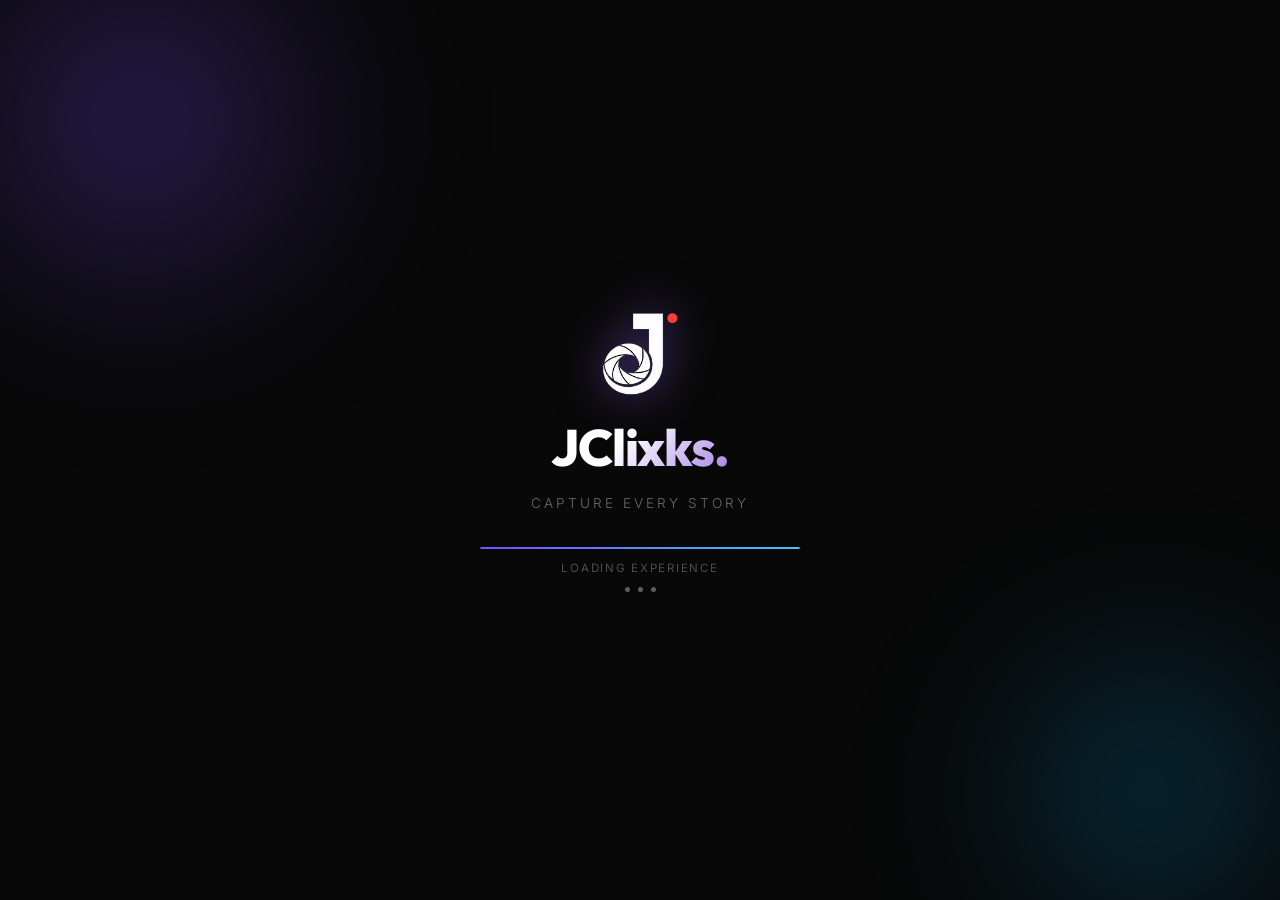
<file: index.html>
<!DOCTYPE html>
<html lang="en">

<head>
  <meta charset="UTF-8" />
  <meta name="viewport" content="width=device-width, initial-scale=1.0" />
  <title>Welcome — JClixks.</title>
  <link rel="preconnect" href="https://fonts.googleapis.com">
  <link rel="preconnect" href="https://fonts.gstatic.com" crossorigin>
  <link href="https://fonts.googleapis.com/css2?family=Inter:wght@300;400;600&family=Outfit:wght@700;800&display=swap"
    rel="stylesheet">
  <style>
    *,
    *::before,
    *::after {
      margin: 0;
      padding: 0;
      box-sizing: border-box;
    }

    html,
    body {
      width: 100%;
      height: 100%;
      overflow: hidden;
      background: #080808;
      font-family: 'Inter', sans-serif;
      color: #fff;
    }

    /* Ambient orbs */
    .orb {
      position: fixed;
      border-radius: 50%;
      filter: blur(80px);
      opacity: 0;
      animation: orbFade 1.2s ease forwards;
      pointer-events: none;
    }

    .orb-1 {
      width: 480px;
      height: 480px;
      top: -120px;
      left: -100px;
      background: radial-gradient(circle, rgba(120, 80, 255, 0.35) 0%, transparent 70%);
      animation-delay: 0.2s;
    }

    .orb-2 {
      width: 380px;
      height: 380px;
      bottom: -80px;
      right: -60px;
      background: radial-gradient(circle, rgba(0, 180, 255, 0.28) 0%, transparent 70%);
      animation-delay: 0.4s;
    }

    @keyframes orbFade {
      to {
        opacity: 1;
      }
    }

    /* Main wrapper */
    .splash {
      position: relative;
      z-index: 10;
      width: 100%;
      height: 100%;
      display: flex;
      flex-direction: column;
      align-items: center;
      justify-content: center;
      gap: 36px;
      opacity: 0;
      animation: splashIn 0.8s ease 0.3s forwards;
    }

    @keyframes splashIn {
      to {
        opacity: 1;
      }
    }

    /* Logo area */
    .splash-logo {
      display: flex;
      flex-direction: column;
      align-items: center;
      gap: 16px;
    }

    .splash-logo img {
      width: 90px;
      height: 90px;
      object-fit: contain;
      filter: drop-shadow(0 0 24px rgba(150, 100, 255, 0.5));
      animation: logoPulse 2.5s ease-in-out infinite;
    }

    @keyframes logoPulse {

      0%,
      100% {
        filter: drop-shadow(0 0 20px rgba(150, 100, 255, 0.45));
      }

      50% {
        filter: drop-shadow(0 0 38px rgba(150, 100, 255, 0.8));
      }
    }

    .splash-logo-name {
      font-family: 'Outfit', sans-serif;
      font-size: clamp(2rem, 6vw, 3.2rem);
      font-weight: 800;
      letter-spacing: -0.02em;
      background: linear-gradient(135deg, #fff 40%, rgba(180, 140, 255, 0.9) 100%);
      -webkit-background-clip: text;
      -webkit-text-fill-color: transparent;
      background-clip: text;
    }

    .splash-tagline {
      font-size: 0.85rem;
      font-weight: 300;
      letter-spacing: 0.22em;
      text-transform: uppercase;
      color: rgba(255, 255, 255, 0.4);
    }

    /* Progress bar */
    .progress-wrap {
      width: min(320px, 70vw);
      display: flex;
      flex-direction: column;
      align-items: center;
      gap: 12px;
    }

    .progress-bar-bg {
      width: 100%;
      height: 2px;
      background: rgba(255, 255, 255, 0.08);
      border-radius: 2px;
      overflow: hidden;
    }

    .progress-bar-fill {
      height: 100%;
      width: 0%;
      background: linear-gradient(90deg, #7c4dff, #40c4ff);
      border-radius: 2px;
      animation: fillBar 4.6s cubic-bezier(0.4, 0, 0.2, 1) 0.6s forwards;
    }

    @keyframes fillBar {
      0% {
        width: 0%;
      }

      60% {
        width: 72%;
      }

      85% {
        width: 90%;
      }

      100% {
        width: 100%;
      }
    }

    .progress-label {
      font-size: 0.72rem;
      font-weight: 400;
      letter-spacing: 0.15em;
      text-transform: uppercase;
      color: rgba(255, 255, 255, 0.28);
    }

    /* Dots loader */
    .dots {
      display: flex;
      gap: 8px;
    }

    .dots span {
      width: 5px;
      height: 5px;
      border-radius: 50%;
      background: rgba(255, 255, 255, 0.35);
      animation: dotBounce 1.2s ease-in-out infinite;
    }

    .dots span:nth-child(2) {
      animation-delay: 0.2s;
    }

    .dots span:nth-child(3) {
      animation-delay: 0.4s;
    }

    @keyframes dotBounce {

      0%,
      80%,
      100% {
        transform: scale(1);
        opacity: 0.35;
      }

      40% {
        transform: scale(1.5);
        opacity: 1;
      }
    }

    /* Fade-out overlay */
    .fade-out-overlay {
      position: fixed;
      inset: 0;
      background: #080808;
      z-index: 999;
      opacity: 0;
      pointer-events: none;
      transition: opacity 0.6s ease;
    }

    .fade-out-overlay.active {
      opacity: 1;
      pointer-events: all;
    }
  </style>
</head>

<body>

  <div class="orb orb-1"></div>
  <div class="orb orb-2"></div>
  <div class="fade-out-overlay" id="fadeOverlay"></div>

  <div class="splash">
    <div class="splash-logo">
      <img src="WelcomeIcon.png" alt="JClixks Logo" />
      <div class="splash-logo-name">JClixks.</div>
      <div class="splash-tagline">Capture Every Story</div>
    </div>
    <div class="progress-wrap">
      <div class="progress-bar-bg">
        <div class="progress-bar-fill"></div>
      </div>
      <div class="progress-label">Loading experience</div>
      <div class="dots">
        <span></span><span></span><span></span>
      </div>
    </div>
  </div>

  <script>
    // After 5 seconds: fade out then redirect to home.html
    setTimeout(function () {
      var overlay = document.getElementById('fadeOverlay');
      overlay.classList.add('active');
      setTimeout(function () {
        window.location.href = 'home.html';
      }, 650);
    }, 5000);
  </script>

</body>

</html>
</file>
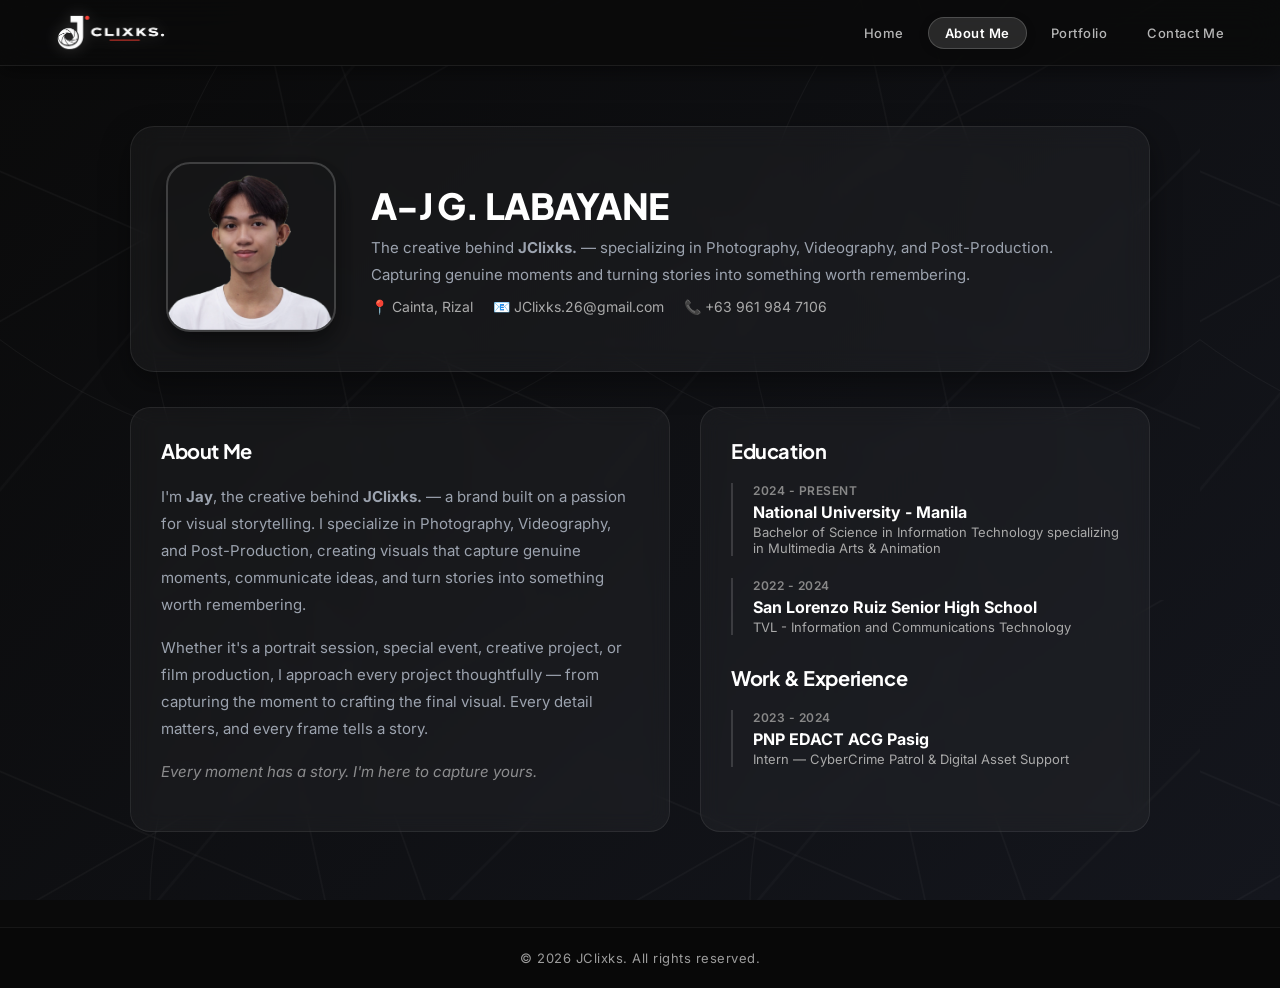
<file: about.html>
<!DOCTYPE html>
<html lang="en">

<head>
  <meta charset="UTF-8" />
  <link rel="preconnect" href="https://fonts.googleapis.com">
  <link rel="preconnect" href="https://fonts.gstatic.com" crossorigin>
  <link
    href="https://fonts.googleapis.com/css2?family=Inter:ital,opsz,wght@0,14..32,100..900;1,14..32,100..900&family=Plus+Jakarta+Sans:wght@600;700;800&family=Outfit:wght@600;700;800&display=swap"
    rel="stylesheet">
  <meta name="viewport" content="width=device-width, initial-scale=1.0" />
  <title>About Me - JAY</title>
  <link rel="stylesheet" href="index.css">
</head>

<body>

  <!-- Navbar -->
  <nav class="navbar" id="mainNav">
    <div class="logo">
      <a href="home.html" class="logo-link">
        <img src="oLogo.png" alt="JClixks Logo" class="nav-logo-img" />
      </a>
    </div>

    <ul class="nav-links" id="nav-links">
      <li><a href="home.html">Home</a></li>
      <li><a href="about.html" class="active">About Me</a></li>
      <li><a href="portfolio.html">Portfolio</a></li>
      <li><a href="contact.html">Contact Me</a></li>
    </ul>

    <div class="hamburger" id="hamburger" aria-label="Toggle navigation">
      <span></span>
      <span></span>
      <span></span>
    </div>
  </nav>

  <!-- About / Introduction Section -->
  <section class="about-section">

    <!-- Profile Header Card -->
    <div class="about-header">
      <div class="about-avatar-wrapper">
        <img src="ID Pic.png" alt="A-J G. Labayane" class="about-avatar" />
      </div>
      <div class="about-title-box">
        <h1>A-J G. LABAYANE</h1>
        <p class="about-bio-p" style="margin-bottom: 8px;">
          The creative behind <strong>JClixks.</strong> — specializing in Photography, Videography, and Post-Production.
          Capturing genuine moments and turning stories into something worth remembering.
        </p>
        <div class="about-meta">
          <div class="about-meta-item">
            <span>📍 Cainta, Rizal</span>
          </div>
          <div class="about-meta-item">
            <span>📧 JClixks.26@gmail.com</span>
          </div>
          <div class="about-meta-item">
            <span>📞 +63 961 984 7106</span>
          </div>
        </div>
      </div>
    </div>

    <!-- Main Details Grid -->
    <div class="about-grid">

      <!-- Biography & Overview Card -->
      <div class="about-card">
        <h2>About Me</h2>
        <p class="about-bio-p">
          I'm <strong>Jay</strong>, the creative behind <strong>JClixks.</strong> — a brand built on a passion for
          visual storytelling. I specialize in Photography, Videography, and Post-Production, creating visuals that
          capture genuine moments, communicate ideas, and turn stories into something worth remembering.
        </p>
        <p class="about-bio-p">
          Whether it's a portrait session, special event, creative project, or film production, I approach every project
          thoughtfully — from capturing the moment to crafting the final visual. Every detail matters, and every frame
          tells a story.
        </p>
        <p class="about-bio-p" style="font-style: italic; color: rgba(255,255,255,0.5); margin-top: 4px;">
          Every moment has a story. I'm here to capture yours.
        </p>
      </div>

      <!-- Education & Work Experience Card -->
      <div class="about-card">
        <h2>Education</h2>

        <div class="timeline-item">
          <div class="timeline-date">2024 - Present</div>
          <div class="timeline-title">National University - Manila</div>
          <div class="timeline-sub">Bachelor of Science in Information Technology specializing in Multimedia Arts &
            Animation</div>
        </div>

        <div class="timeline-item">
          <div class="timeline-date">2022 - 2024</div>
          <div class="timeline-title">San Lorenzo Ruiz Senior High School</div>
          <div class="timeline-sub">TVL - Information and Communications Technology</div>
        </div>

        <h2 style="margin-top: 30px;">Work & Experience</h2>

        <div class="timeline-item">
          <div class="timeline-date">2023 - 2024</div>
          <div class="timeline-title">PNP EDACT ACG Pasig</div>
          <div class="timeline-sub">Intern — CyberCrime Patrol & Digital Asset Support</div>
        </div>

      </div>

    </div>

  </section>

  <!-- Footer -->
  <footer class="footer">
    <div class="footer-container">
      <p class="footer-text">© 2026 JClixks. All rights reserved.</p>
    </div>
  </footer>

  <script>
    document.addEventListener("DOMContentLoaded", function () {
      const cards = document.querySelectorAll('.about-header, .about-card');
      cards.forEach(card => card.classList.add('reveal'));

      const observer = new IntersectionObserver((entries) => {
        entries.forEach(entry => {
          if (entry.isIntersecting) {
            entry.target.classList.add('active');
          }
        });
      }, { threshold: 0.1 });

      cards.forEach(card => observer.observe(card));

      const hamburger = document.getElementById('hamburger');
      const navLinks = document.getElementById('nav-links');

      if (hamburger && navLinks) {
        hamburger.addEventListener('click', () => {
          navLinks.classList.toggle('active');
          hamburger.classList.toggle('active');
        });

        document.querySelectorAll('.nav-links a').forEach(link => {
          link.addEventListener('click', () => {
            navLinks.classList.remove('active');
            hamburger.classList.remove('active');
          });
        });
      }
    });
  </script>
</body>

</html>
</file>
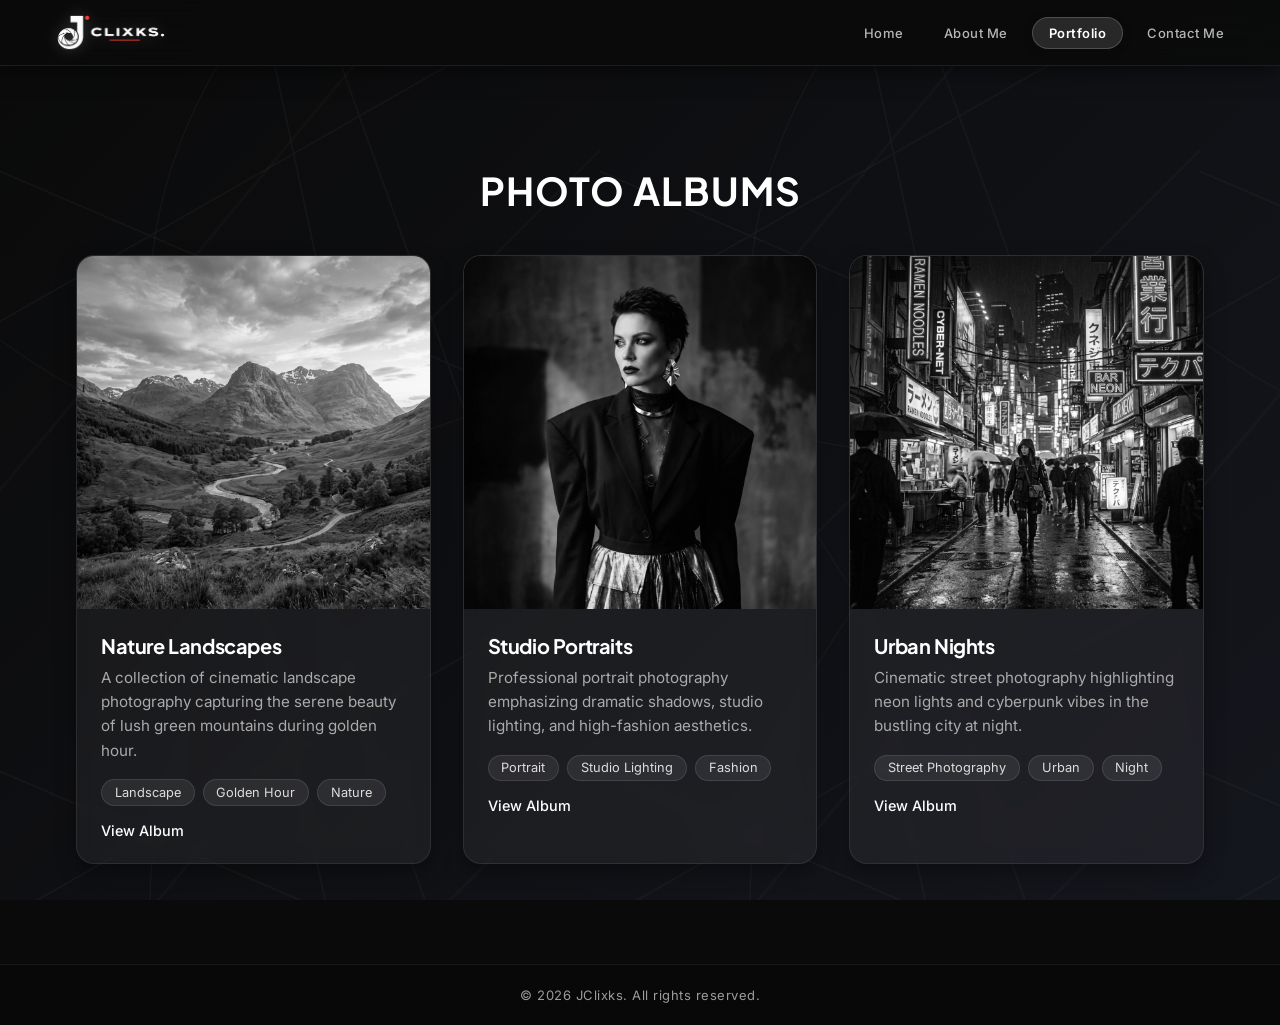
<file: albums.html>
<!DOCTYPE html>
<html lang="en">

<head>
  <meta charset="UTF-8" />
  <link rel="preconnect" href="https://fonts.googleapis.com">
  <link rel="preconnect" href="https://fonts.gstatic.com" crossorigin>
  <link
    href="https://fonts.googleapis.com/css2?family=Inter:ital,opsz,wght@0,14..32,100..900;1,14..32,100..900&family=Plus+Jakarta+Sans:wght@600;700;800&family=Outfit:wght@600;700;800&display=swap"
    rel="stylesheet">
  <meta name="viewport" content="width=device-width, initial-scale=1.0" />
  <title>Photo Albums - JAY</title>
  <link rel="stylesheet" href="index.css">
</head>

<body>

  <!-- Navbar -->
  <nav class="navbar" id="mainNav">
    <div class="logo">
      <a href="home.html" class="logo-link">
        <img src="oLogo.png" alt="JClixks Logo" class="nav-logo-img" />
      </a>
    </div>

    <ul class="nav-links" id="nav-links">
      <li><a href="home.html">Home</a></li>
      <li><a href="about.html">About Me</a></li>
      <li><a href="portfolio.html" class="active">Portfolio</a></li>
      <li><a href="contact.html">Contact Me</a></li>
    </ul>

    <div class="hamburger" id="hamburger" aria-label="Toggle navigation">
      <span></span>
      <span></span>
      <span></span>
    </div>
  </nav>

  <!-- Photo Albums Section -->
  <section id="albums" class="projects" style="min-height: calc(100vh - 160px);">
    <h2>PHOTO ALBUMS</h2>
    <div class="projects-container">
      <div class="project-card">
        <div class="project-image">
          <img src="album_nature.png" alt="Nature Photography" />
        </div>
        <div class="project-content">
          <h3>Nature Landscapes</h3>
          <p>A collection of cinematic landscape photography capturing the serene beauty of lush green mountains during
            golden hour.</p>
          <div class="project-tags">
            <span>Landscape</span>
            <span>Golden Hour</span>
            <span>Nature</span>
          </div>
          <div class="project-links">
            <a href="#" class="project-link">View Album</a>
          </div>
        </div>
      </div>

      <div class="project-card">
        <div class="project-image">
          <img src="album_portrait.png" alt="Portrait Photography" />
        </div>
        <div class="project-content">
          <h3>Studio Portraits</h3>
          <p>Professional portrait photography emphasizing dramatic shadows, studio lighting, and high-fashion
            aesthetics.</p>
          <div class="project-tags">
            <span>Portrait</span>
            <span>Studio Lighting</span>
            <span>Fashion</span>
          </div>
          <div class="project-links">
            <a href="#" class="project-link">View Album</a>
          </div>
        </div>
      </div>

      <div class="project-card">
        <div class="project-image">
          <img src="album_urban.png" alt="Urban Street Photography" />
        </div>
        <div class="project-content">
          <h3>Urban Nights</h3>
          <p>Cinematic street photography highlighting neon lights and cyberpunk vibes in the bustling city at night.</p>
          <div class="project-tags">
            <span>Street Photography</span>
            <span>Urban</span>
            <span>Night</span>
          </div>
          <div class="project-links">
            <a href="#" class="project-link">View Album</a>
          </div>
        </div>
      </div>
    </div>
  </section>

  <!-- Footer -->
  <footer class="footer">
    <div class="footer-container">
      <p class="footer-text">© 2026 JClixks. All rights reserved.</p>
    </div>
  </footer>

  <script>
    document.addEventListener("DOMContentLoaded", function () {
      const cards = document.querySelectorAll('.project-card, .projects h2');
      cards.forEach(card => card.classList.add('reveal'));

      const observer = new IntersectionObserver((entries) => {
        entries.forEach(entry => {
          if (entry.isIntersecting) {
            entry.target.classList.add('active');
          }
        });
      }, { threshold: 0.1 });

      cards.forEach(card => observer.observe(card));

      const hamburger = document.getElementById('hamburger');
      const navLinks = document.getElementById('nav-links');

      if (hamburger && navLinks) {
        hamburger.addEventListener('click', () => {
          navLinks.classList.toggle('active');
          hamburger.classList.toggle('active');
        });

        document.querySelectorAll('.nav-links a').forEach(link => {
          link.addEventListener('click', () => {
            navLinks.classList.remove('active');
            hamburger.classList.remove('active');
          });
        });
      }
    });
  </script>
</body>

</html>
</file>
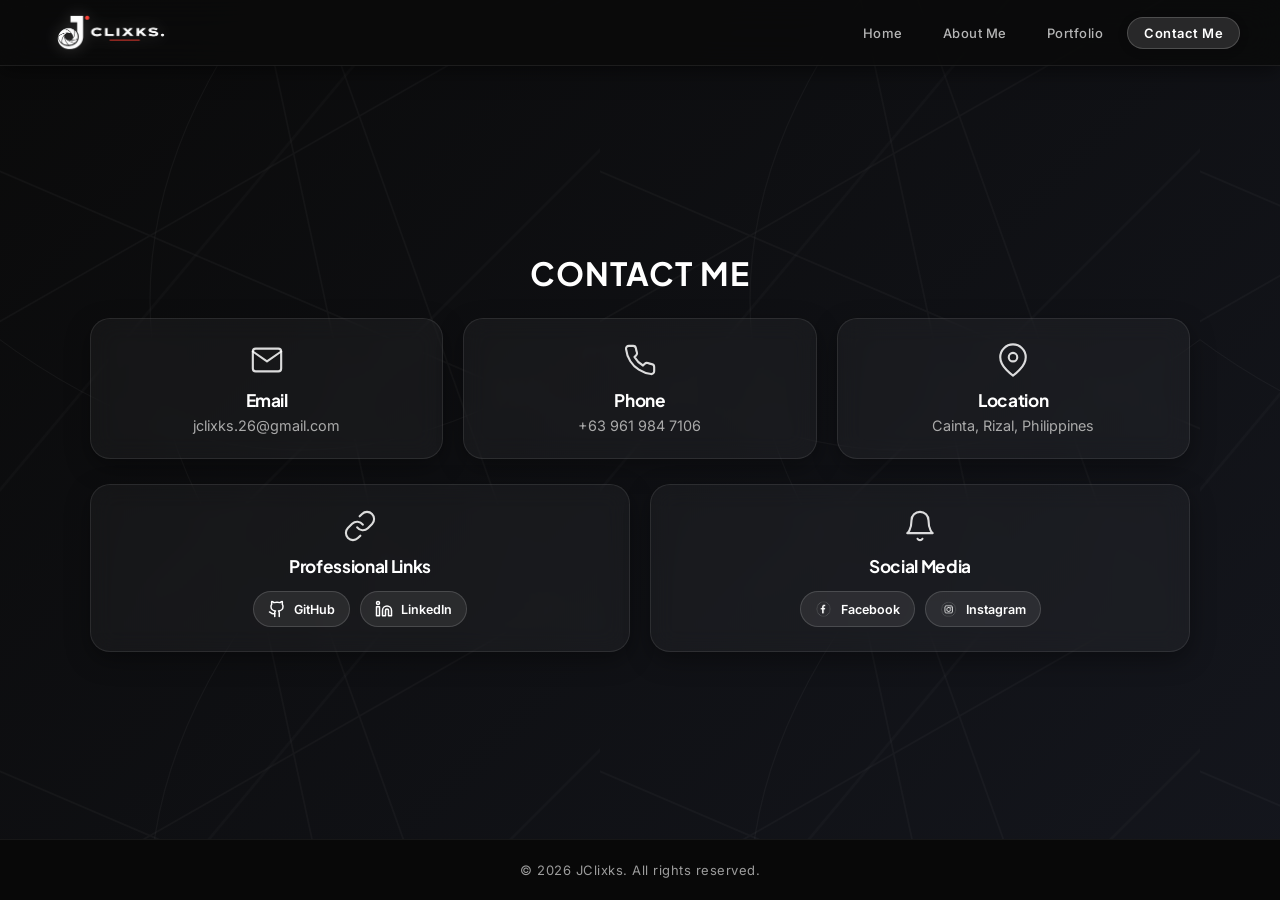
<file: contact.html>
<!DOCTYPE html>
<html lang="en">

<head>
  <meta charset="UTF-8" />
  <link rel="preconnect" href="https://fonts.googleapis.com">
  <link rel="preconnect" href="https://fonts.gstatic.com" crossorigin>
  <link
    href="https://fonts.googleapis.com/css2?family=Inter:ital,opsz,wght@0,14..32,100..900;1,14..32,100..900&family=Plus+Jakarta+Sans:wght@600;700;800&family=Outfit:wght@600;700;800&display=swap"
    rel="stylesheet">
  <meta name="viewport" content="width=device-width, initial-scale=1.0" />
  <title>Contact Me - JAY</title>
  <link rel="stylesheet" href="index.css">
</head>

<body class="contact-page">

  <!-- Navbar -->
  <nav class="navbar" id="mainNav">
    <div class="logo">
      <a href="home.html" class="logo-link">
        <img src="oLogo.png" alt="JClixks Logo" class="nav-logo-img" />
      </a>
    </div>

    <ul class="nav-links" id="nav-links">
      <li><a href="home.html">Home</a></li>
      <li><a href="about.html">About Me</a></li>
      <li><a href="portfolio.html">Portfolio</a></li>
      <li><a href="contact.html" class="active">Contact Me</a></li>
    </ul>

    <div class="hamburger" id="hamburger" aria-label="Toggle navigation">
      <span></span>
      <span></span>
      <span></span>
    </div>
  </nav>

  <!-- Contact Section -->
  <section id="contact" class="contact">
    <h2>CONTACT ME</h2>
    <div class="contact-container">
      <div class="contact-row contact-row-top">
        <div class="contact-item">
          <svg width="40" height="40" viewBox="0 0 24 24" fill="none" stroke="currentColor" stroke-width="1.5"
            stroke-linecap="round" stroke-linejoin="round">
            <path d="M4 4h16c1.1 0 2 .9 2 2v12c0 1.1-.9 2-2 2H4c-1.1 0-2-.9-2-2V6c0-1.1.9-2 2-2z"></path>
            <polyline points="22,6 12,13 2,6"></polyline>
          </svg>
          <h3>Email</h3>
          <p>jclixks.26@gmail.com</p>
        </div>

        <div class="contact-item">
          <svg width="40" height="40" viewBox="0 0 24 24" fill="none" stroke="currentColor" stroke-width="1.5"
            stroke-linecap="round" stroke-linejoin="round">
            <path
              d="M22 16.92v3a2 2 0 0 1-2.18 2 19.79 19.79 0 0 1-8.63-3.07 19.5 19.5 0 0 1-6-6 19.79 19.79 0 0 1-3.07-8.67A2 2 0 0 1 4.11 2h3a2 2 0 0 1 2 1.72 12.84 12.84 0 0 0 .7 2.81 2 2 0 0 1-.45 2.11L8.09 9.91a16 16 0 0 0 6 6l1.27-1.27a2 2 0 0 1 2.11-.45 12.84 12.84 0 0 0 2.81.7A2 2 0 0 1 22 16.92z">
            </path>
          </svg>
          <h3>Phone</h3>
          <p>+63 961 984 7106</p>
        </div>

        <div class="contact-item">
          <svg width="40" height="40" viewBox="0 0 24 24" fill="none" stroke="currentColor" stroke-width="1.5"
            stroke-linecap="round" stroke-linejoin="round">
            <path d="M21 10c0 7-9 13-9 13s-9-6-9-13a9 9 0 0 1 18 0z"></path>
            <circle cx="12" cy="10" r="3"></circle>
          </svg>
          <h3>Location</h3>
          <p>Cainta, Rizal, Philippines</p>
        </div>
      </div>

      <div class="contact-row contact-row-bottom">
        <div class="contact-item">
          <svg width="40" height="40" viewBox="0 0 24 24" fill="none" stroke="currentColor" stroke-width="1.5"
            stroke-linecap="round" stroke-linejoin="round">
            <path d="M10 13a5 5 0 0 0 7.54.54l3-3a5 5 0 0 0-7.07-7.07l-1.72 1.71"></path>
            <path d="M14 11a5 5 0 0 0-7.54-.54l-3 3a5 5 0 0 0 7.07 7.07l1.71-1.71"></path>
          </svg>
          <h3>Professional Links</h3>
          <div class="contact-social-links">
            <a href="https://github.com/Jayxcvz" target="_blank" class="contact-social-btn" title="GitHub">
              <svg width="18" height="18" viewBox="0 0 24 24" fill="none" stroke="currentColor" stroke-width="2"
                stroke-linecap="round" stroke-linejoin="round">
                <path
                  d="M15 22v-4a4.8 4.8 0 0 0-1-3.5c3 0 6-2 6-5.5.08-1.25-.27-2.48-1-3.5.28-1.15.28-2.35 0-3.5 0 0-1 0-3 1.5-2.64-.5-5.36-.5-8 0C6 2 5 2 5 2c-.3 1.15-.3 2.35 0 3.5A5.403 5.403 0 0 0 4 9c0 3.5 3 5.5 6 5.5-.39.49-.68 1.05-.85 1.65-.17.6-.22 1.23-.15 1.85v4">
                </path>
                <path d="M9 18c-4.51 2-5-2-7-2"></path>
              </svg>
              <span>GitHub</span>
            </a>
            <a href="https://www.linkedin.com/in/ajlabayane/" target="_blank" class="contact-social-btn"
              title="LinkedIn">
              <svg width="18" height="18" viewBox="0 0 24 24" fill="none" stroke="currentColor" stroke-width="2"
                stroke-linecap="round" stroke-linejoin="round">
                <path d="M16 8a6 6 0 0 1 6 6v7h-4v-7a2 2 0 0 0-2-2 2 2 0 0 0-2 2v7h-4v-7a6 6 0 0 1 6-6z"></path>
                <rect x="2" y="9" width="4" height="12"></rect>
                <circle cx="4" cy="4" r="2"></circle>
              </svg>
              <span>LinkedIn</span>
            </a>
          </div>
        </div>

        <div class="contact-item">
          <svg width="40" height="40" viewBox="0 0 24 24" fill="none" stroke="currentColor" stroke-width="1.5"
            stroke-linecap="round" stroke-linejoin="round">
            <path d="M18 8A6 6 0 0 0 6 8c0 7-3 9-3 9h18s-3-2-3-9"></path>
            <path d="M13.73 21a2 2 0 0 1-3.46 0"></path>
          </svg>
          <h3>Social Media</h3>
          <div class="contact-social-links">
            <a href="https://www.facebook.com/JClixks.26" target="_blank" class="contact-social-btn" title="Facebook">
              <img src="fb.png" alt="Facebook" />
              <span>Facebook</span>
            </a>
            <a href="https://www.instagram.com/jclixks.26/" target="_blank" class="contact-social-btn"
              title="Instagram">
              <img src="ig.png" alt="Instagram" />
              <span>Instagram</span>
            </a>
          </div>
        </div>
      </div>
    </div>
  </section>

  <!-- Footer -->
  <footer class="footer">
    <div class="footer-container">
      <p class="footer-text">© 2026 JClixks. All rights reserved.</p>
    </div>
  </footer>

  <script>
    document.addEventListener("DOMContentLoaded", function () {
      const cards = document.querySelectorAll('.contact-item, .contact h2');
      cards.forEach(card => card.classList.add('reveal'));

      const observer = new IntersectionObserver((entries) => {
        entries.forEach(entry => {
          if (entry.isIntersecting) {
            entry.target.classList.add('active');
          }
        });
      }, { threshold: 0.1 });

      cards.forEach(card => observer.observe(card));

      const hamburger = document.getElementById('hamburger');
      const navLinks = document.getElementById('nav-links');

      if (hamburger && navLinks) {
        hamburger.addEventListener('click', () => {
          navLinks.classList.toggle('active');
          hamburger.classList.toggle('active');
        });

        document.querySelectorAll('.nav-links a').forEach(link => {
          link.addEventListener('click', () => {
            navLinks.classList.remove('active');
            hamburger.classList.remove('active');
          });
        });
      }
    });
  </script>
</body>

</html>
</file>
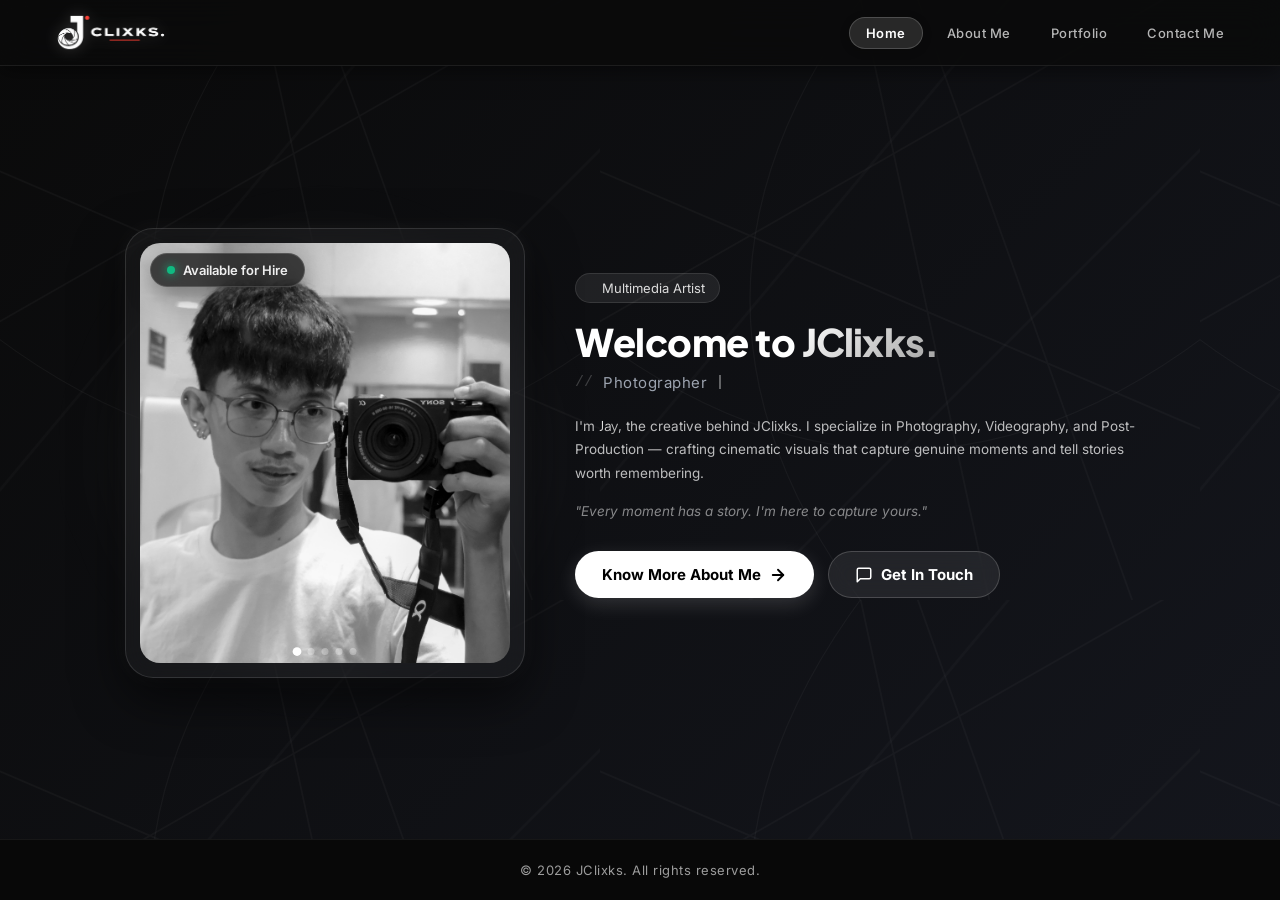
<file: home.html>
<!DOCTYPE html>
<html lang="en">

<head>
  <meta charset="UTF-8" />
  <link rel="preconnect" href="https://fonts.googleapis.com">
  <link rel="preconnect" href="https://fonts.gstatic.com" crossorigin>
  <link
    href="https://fonts.googleapis.com/css2?family=Inter:ital,opsz,wght@0,14..32,100..900;1,14..32,100..900&family=Plus+Jakarta+Sans:wght@600;700;800&family=Outfit:wght@600;700;800&display=swap"
    rel="stylesheet">
  <meta name="viewport" content="width=device-width, initial-scale=1.0" />
  <title>JClixks. - Portfolio</title>
  <link rel="stylesheet" href="index.css">
</head>

<body class="landing-page">

  <!-- Navbar -->
  <nav class="navbar" id="mainNav">
    <div class="logo">
      <a href="home.html" class="logo-link">
        <img src="oLogo.png" alt="JClixks Logo" class="nav-logo-img" />
      </a>
    </div>

    <ul class="nav-links" id="nav-links">
      <li><a href="home.html" class="active">Home</a></li>
      <li><a href="about.html">About Me</a></li>
      <li><a href="portfolio.html">Portfolio</a></li>
      <li><a href="contact.html">Contact Me</a></li>
    </ul>

    <!-- Hamburger (mobile) -->
    <div class="hamburger" id="hamburger" aria-label="Toggle navigation">
      <span></span>
      <span></span>
      <span></span>
    </div>
  </nav>

  <!-- Hero Section as Activity Highlight -->
  <section id="home" class="hero">
    <div class="hero-img-container">
      <div class="hero-img-aura"></div>
      <div class="hero-img-card" id="heroCard">
        <!-- Slideshow (5 images from MePic) -->
        <div class="hero-slideshow" id="heroSlideshow">
          <div class="hero-slide active">
            <img src="MePic/Me1.JPG" alt="Photo 1" />
          </div>
          <div class="hero-slide">
            <img src="MePic/Me2.jpeg" alt="Photo 2" />
          </div>
          <div class="hero-slide">
            <img src="MePic/Me3.jpeg" alt="Photo 3" />
          </div>
          <div class="hero-slide">
            <img src="MePic/Me4.JPEG" alt="Photo 4" />
          </div>
          <div class="hero-slide">
            <img src="MePic/Me5.jpg" alt="Photo 5" />
          </div>
        </div>

        <!-- Dot Indicators (5 Dots) -->
        <div class="slideshow-dots" id="slideshowDots">
          <span class="slide-dot active" data-index="0"></span>
          <span class="slide-dot" data-index="1"></span>
          <span class="slide-dot" data-index="2"></span>
          <span class="slide-dot" data-index="3"></span>
          <span class="slide-dot" data-index="4"></span>
        </div>

        <!-- Floating Glass Badges on Photo -->
        <div class="floating-badge badge-top-left">
          <span class="status-dot"></span>
          <span>Available for Hire</span>
        </div>

      </div>
    </div>

    <div class="hero-text">
      <div class="badges">
        <span class="badge">
          <span class="badge-icon"></span>Multimedia Artist
        </span>
      </div>

      <h1>Welcome to <span class="highlight-name">JClixks.</span></h1>
      <div class="hero-role-line">
        <span class="role-prefix">//</span>
        <span class="typed-text" id="typedText"></span><span class="typing-cursor"></span>
      </div>

      <p class="hero-bio">I'm <span class="highlight-name">Jay</span>, the creative behind JClixks. I specialize in
        Photography, Videography, and Post-Production — crafting cinematic visuals that capture genuine moments and tell
        stories worth remembering.</p>

      <p class="hero-bio hero-bio-closing">"Every moment has a story. I'm here to capture yours."</p>

      <!-- CTA Buttons -->
      <div class="hero-cta">
        <a href="about.html" class="btn btn-primary">
          <span>Know More About Me</span>
          <svg width="18" height="18" viewBox="0 0 24 24" fill="none" stroke="currentColor" stroke-width="2.5"
            stroke-linecap="round" stroke-linejoin="round">
            <line x1="5" y1="12" x2="19" y2="12"></line>
            <polyline points="12 5 19 12 12 19"></polyline>
          </svg>
        </a>

        <a href="contact.html" class="btn btn-secondary">
          <svg width="18" height="18" viewBox="0 0 24 24" fill="none" stroke="currentColor" stroke-width="2"
            stroke-linecap="round" stroke-linejoin="round">
            <path d="M21 15a2 2 0 0 1-2 2H7l-4 4V5a2 2 0 0 1 2-2h14a2 2 0 0 1 2 2z"></path>
          </svg>
          <span>Get In Touch</span>
        </a>
      </div>

    </div>
  </section>

  <!-- Footer -->
  <footer class="footer">
    <div class="footer-container">
      <p class="footer-text">© 2026 JClixks. All rights reserved.</p>
    </div>
  </footer>

  <script>
    document.addEventListener("DOMContentLoaded", function () {
      const cards = document.querySelectorAll('.hero-img-card, .hero-text');
      cards.forEach(card => card.classList.add('reveal'));

      const observer = new IntersectionObserver((entries) => {
        entries.forEach(entry => {
          if (entry.isIntersecting) {
            entry.target.classList.add('active');
          }
        });
      }, { threshold: 0.1 });

      cards.forEach(card => observer.observe(card));

      // Hamburger menu toggle
      const hamburger = document.getElementById('hamburger');
      const navLinks = document.getElementById('nav-links');

      if (hamburger && navLinks) {
        hamburger.addEventListener('click', () => {
          hamburger.classList.toggle('active');
          navLinks.classList.toggle('active');
        });

        document.querySelectorAll('.nav-links a').forEach(link => {
          link.addEventListener('click', () => {
            hamburger.classList.remove('active');
            navLinks.classList.remove('active');
          });
        });
      }

      // Dynamic Typewriter Effect for Hero Subtitle
      const typedTextSpan = document.getElementById('typedText');
      const roles = ["Photographer", "Videographer", "Content Creator", "Photo, Video & Film Editor"];
      let roleIndex = 0;
      let charIndex = 0;
      let isDeleting = false;

      function type() {
        if (!typedTextSpan) return;
        const currentRole = roles[roleIndex];

        if (isDeleting) {
          typedTextSpan.textContent = currentRole.substring(0, charIndex - 1);
          charIndex--;
        } else {
          typedTextSpan.textContent = currentRole.substring(0, charIndex + 1);
          charIndex++;
        }

        let typeSpeed = isDeleting ? 40 : 80;

        if (!isDeleting && charIndex === currentRole.length) {
          typeSpeed = 2000; // Pause at full word
          isDeleting = true;
        } else if (isDeleting && charIndex === 0) {
          isDeleting = false;
          roleIndex = (roleIndex + 1) % roles.length;
          typeSpeed = 400; // Pause before typing next word
        }

        setTimeout(type, typeSpeed);
      }
      setTimeout(type, 500);

      // Auto Slideshow
      const slides = document.querySelectorAll('.hero-slide');
      const dots = document.querySelectorAll('.slide-dot');
      let currentSlide = 0;

      function goToSlide(index) {
        if (!slides.length) return;
        slides[currentSlide].classList.remove('active');
        dots[currentSlide].classList.remove('active');
        currentSlide = index % slides.length;
        slides[currentSlide].classList.add('active');
        dots[currentSlide].classList.add('active');
      }

      dots.forEach(dot => {
        dot.addEventListener('click', () => {
          goToSlide(parseInt(dot.getAttribute('data-index')));
        });
      });

      setInterval(() => goToSlide(currentSlide + 1), 3500);

      // Interactive 3D Card Tilt Effect
      const heroCard = document.getElementById('heroCard');
      if (heroCard && window.innerWidth > 768) {
        heroCard.addEventListener('mousemove', (e) => {
          const rect = heroCard.getBoundingClientRect();
          const x = e.clientX - rect.left - rect.width / 2;
          const y = e.clientY - rect.top - rect.height / 2;

          const rotateX = (-y / rect.height) * 14;
          const rotateY = (x / rect.width) * 14;

          heroCard.style.transform = `perspective(1000px) rotateX(${rotateX}deg) rotateY(${rotateY}deg) scale3d(1.02, 1.02, 1.02)`;
        });

        heroCard.addEventListener('mouseleave', () => {
          heroCard.style.transform = 'perspective(1000px) rotateX(0deg) rotateY(0deg) scale3d(1, 1, 1)';
        });
      }
    });
  </script>
</body>

</html>
</file>
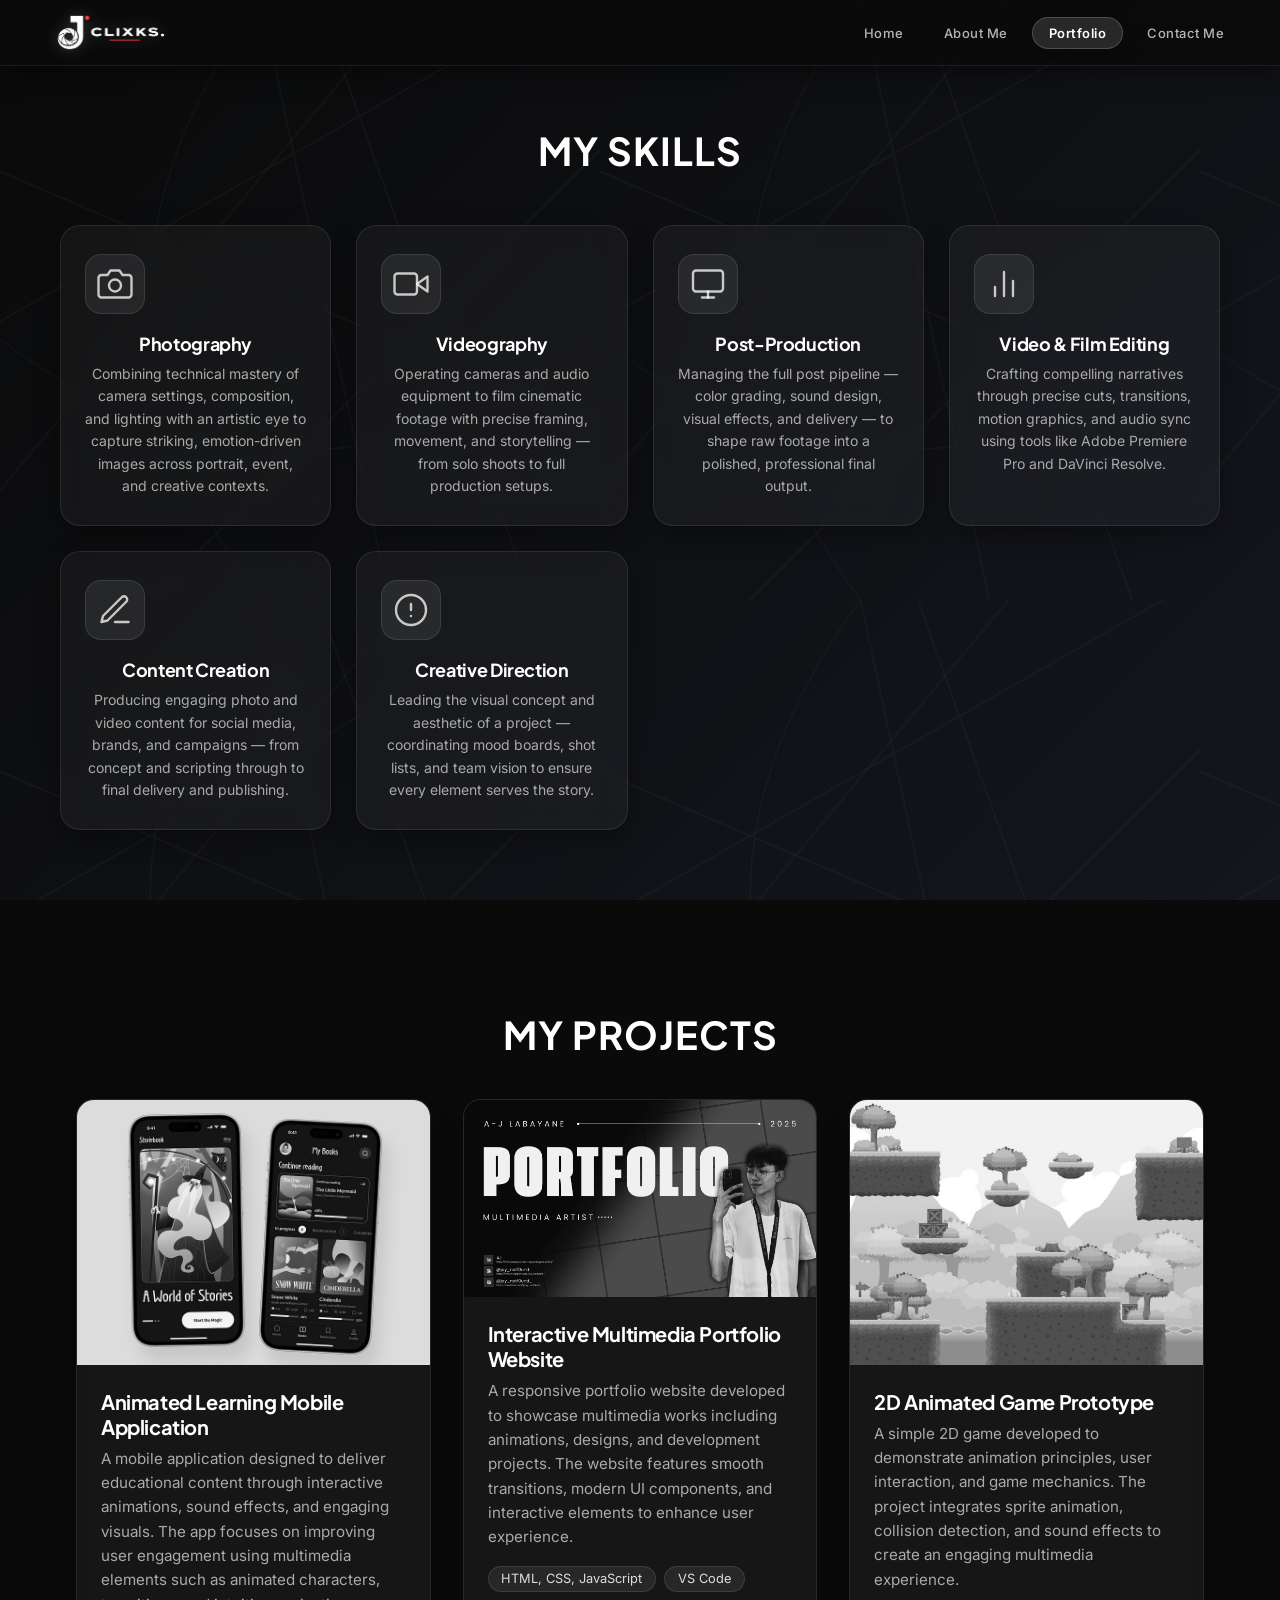
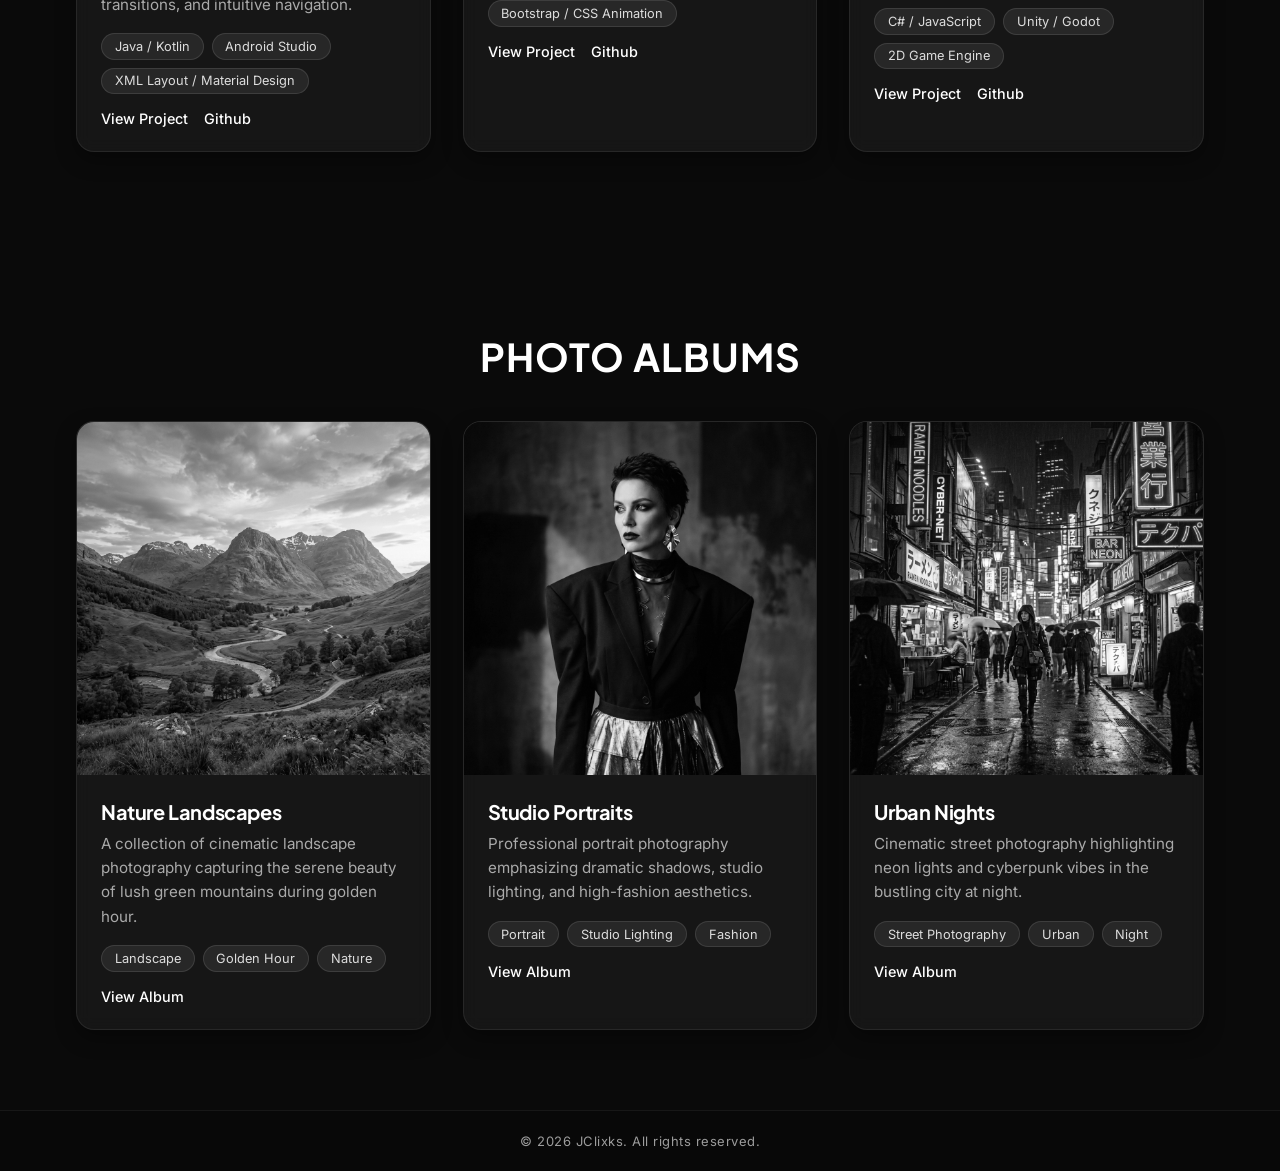
<file: portfolio.html>
<!DOCTYPE html>
<html lang="en">

<head>
  <meta charset="UTF-8" />
  <link rel="preconnect" href="https://fonts.googleapis.com">
  <link rel="preconnect" href="https://fonts.gstatic.com" crossorigin>
  <link
    href="https://fonts.googleapis.com/css2?family=Inter:ital,opsz,wght@0,14..32,100..900;1,14..32,100..900&family=Plus+Jakarta+Sans:wght@600;700;800&family=Outfit:wght@600;700;800&display=swap"
    rel="stylesheet">
  <meta name="viewport" content="width=device-width, initial-scale=1.0" />
  <title>Portfolio - JAY</title>
  <link rel="stylesheet" href="index.css">
</head>

<body>

  <!-- Navbar -->
  <nav class="navbar" id="mainNav">
    <div class="logo">
      <a href="home.html" class="logo-link">
        <img src="oLogo.png" alt="JClixks Logo" class="nav-logo-img" />
      </a>
    </div>

    <ul class="nav-links" id="nav-links">
      <li><a href="home.html">Home</a></li>
      <li><a href="about.html">About Me</a></li>
      <li><a href="portfolio.html" class="active">Portfolio</a></li>
      <li><a href="contact.html">Contact Me</a></li>
    </ul>

    <div class="hamburger" id="hamburger" aria-label="Toggle navigation">
      <span></span>
      <span></span>
      <span></span>
    </div>
  </nav>

  <!-- Skills Section -->
  <section id="skills" class="skills" style="padding-top: 60px;">
    <h2>MY SKILLS</h2>

    <div class="skills-container">

      <!-- Photography -->
      <div class="skill-card">
        <div class="skill-icon-wrap">
          <svg width="36" height="36" viewBox="0 0 24 24" fill="none" stroke="currentColor" stroke-width="1.6" stroke-linecap="round" stroke-linejoin="round">
            <path d="M23 19a2 2 0 0 1-2 2H3a2 2 0 0 1-2-2V8a2 2 0 0 1 2-2h4l2-3h6l2 3h4a2 2 0 0 1 2 2z"></path>
            <circle cx="12" cy="13" r="4"></circle>
          </svg>
        </div>
        <h3>Photography</h3>
        <p>Combining technical mastery of camera settings, composition, and lighting with an artistic eye to capture striking, emotion-driven images across portrait, event, and creative contexts.</p>
      </div>

      <!-- Videography -->
      <div class="skill-card">
        <div class="skill-icon-wrap">
          <svg width="36" height="36" viewBox="0 0 24 24" fill="none" stroke="currentColor" stroke-width="1.6" stroke-linecap="round" stroke-linejoin="round">
            <polygon points="23 7 16 12 23 17 23 7"></polygon>
            <rect x="1" y="5" width="15" height="14" rx="2" ry="2"></rect>
          </svg>
        </div>
        <h3>Videography</h3>
        <p>Operating cameras and audio equipment to film cinematic footage with precise framing, movement, and storytelling — from solo shoots to full production setups.</p>
      </div>

      <!-- Post-Production -->
      <div class="skill-card">
        <div class="skill-icon-wrap">
          <svg width="36" height="36" viewBox="0 0 24 24" fill="none" stroke="currentColor" stroke-width="1.6" stroke-linecap="round" stroke-linejoin="round">
            <rect x="2" y="3" width="20" height="14" rx="2" ry="2"></rect>
            <line x1="8" y1="21" x2="16" y2="21"></line>
            <line x1="12" y1="17" x2="12" y2="21"></line>
          </svg>
        </div>
        <h3>Post-Production</h3>
        <p>Managing the full post pipeline — color grading, sound design, visual effects, and delivery — to shape raw footage into a polished, professional final output.</p>
      </div>

      <!-- Video & Film Editing -->
      <div class="skill-card">
        <div class="skill-icon-wrap">
          <svg width="36" height="36" viewBox="0 0 24 24" fill="none" stroke="currentColor" stroke-width="1.6" stroke-linecap="round" stroke-linejoin="round">
            <line x1="18" y1="20" x2="18" y2="10"></line>
            <line x1="12" y1="20" x2="12" y2="4"></line>
            <line x1="6" y1="20" x2="6" y2="14"></line>
          </svg>
        </div>
        <h3>Video &amp; Film Editing</h3>
        <p>Crafting compelling narratives through precise cuts, transitions, motion graphics, and audio sync using tools like Adobe Premiere Pro and DaVinci Resolve.</p>
      </div>

      <!-- Content Creation -->
      <div class="skill-card">
        <div class="skill-icon-wrap">
          <svg width="36" height="36" viewBox="0 0 24 24" fill="none" stroke="currentColor" stroke-width="1.6" stroke-linecap="round" stroke-linejoin="round">
            <path d="M12 20h9"></path>
            <path d="M16.5 3.5a2.121 2.121 0 0 1 3 3L7 19l-4 1 1-4L16.5 3.5z"></path>
          </svg>
        </div>
        <h3>Content Creation</h3>
        <p>Producing engaging photo and video content for social media, brands, and campaigns — from concept and scripting through to final delivery and publishing.</p>
      </div>

      <!-- Creative Direction -->
      <div class="skill-card">
        <div class="skill-icon-wrap">
          <svg width="36" height="36" viewBox="0 0 24 24" fill="none" stroke="currentColor" stroke-width="1.6" stroke-linecap="round" stroke-linejoin="round">
            <circle cx="12" cy="12" r="10"></circle>
            <line x1="12" y1="8" x2="12" y2="12"></line>
            <line x1="12" y1="16" x2="12.01" y2="16"></line>
          </svg>
        </div>
        <h3>Creative Direction</h3>
        <p>Leading the visual concept and aesthetic of a project — coordinating mood boards, shot lists, and team vision to ensure every element serves the story.</p>
      </div>

    </div>
  </section>

  <!-- Project Section -->
  <section id="projects" class="projects" style="padding-top: 80px;">
    <h2>MY PROJECTS</h2>

    <div class="projects-container">

      <!-- Project Card 1 -->
      <div class="project-card">
        <div class="project-image">
          <img src="project1.png" alt="Animated Learning Mobile Application" />
        </div>

        <div class="project-content">
          <h3>Animated Learning Mobile Application</h3>
          <p>A mobile application designed to deliver educational content through interactive animations, sound effects,
            and engaging visuals. The app focuses on improving user engagement using multimedia elements such as
            animated characters, transitions, and intuitive navigation.</p>

          <div class="project-tags">
            <span>Java / Kotlin</span>
            <span>Android Studio</span>
            <span>XML Layout / Material Design</span>
          </div>

          <div class="project-links">
            <a href="#" class="project-link">View Project</a>
            <a href="#" class="project-link">Github</a>
          </div>
        </div>
      </div>

      <!-- Project Card 2 -->
      <div class="project-card">
        <div class="project-image">
          <img src="proj2.png" alt="Interactive Multimedia Portfolio Website" />
        </div>

        <div class="project-content">
          <h3>Interactive Multimedia Portfolio Website</h3>
          <p>A responsive portfolio website developed to showcase multimedia works including animations, designs, and
            development projects. The website features smooth transitions, modern UI components, and interactive
            elements to enhance user experience.</p>

          <div class="project-tags">
            <span>HTML, CSS, JavaScript</span>
            <span>VS Code</span>
            <span>Bootstrap / CSS Animation</span>
          </div>

          <div class="project-links">
            <a href="#" class="project-link">View Project</a>
            <a href="#" class="project-link">Github</a>
          </div>
        </div>
      </div>

      <!-- Project Card 3 -->
      <div class="project-card">
        <div class="project-image">
          <img src="proj3.jpg" alt="2D Animated Game Prototype" />
        </div>

        <div class="project-content">
          <h3>2D Animated Game Prototype</h3>
          <p>A simple 2D game developed to demonstrate animation principles, user interaction, and game mechanics. The
            project integrates sprite animation, collision detection, and sound effects to create an engaging multimedia
            experience.</p>

          <div class="project-tags">
            <span>C# / JavaScript</span>
            <span>Unity / Godot</span>
            <span>2D Game Engine</span>
          </div>

          <div class="project-links">
            <a href="#" class="project-link">View Project</a>
            <a href="#" class="project-link">Github</a>
          </div>
        </div>
      </div>

    </div>
  </section>

  <!-- Photo Albums Section -->
  <section id="albums" class="projects" style="padding-top: 80px; padding-bottom: 80px;">
    <h2>PHOTO ALBUMS</h2>
    <div class="projects-container">
      <div class="project-card">
        <div class="project-image">
          <img src="album_nature.png" alt="Nature Photography" />
        </div>
        <div class="project-content">
          <h3>Nature Landscapes</h3>
          <p>A collection of cinematic landscape photography capturing the serene beauty of lush green mountains during
            golden hour.</p>
          <div class="project-tags">
            <span>Landscape</span>
            <span>Golden Hour</span>
            <span>Nature</span>
          </div>
          <div class="project-links">
            <a href="#" class="project-link">View Album</a>
          </div>
        </div>
      </div>

      <div class="project-card">
        <div class="project-image">
          <img src="album_portrait.png" alt="Portrait Photography" />
        </div>
        <div class="project-content">
          <h3>Studio Portraits</h3>
          <p>Professional portrait photography emphasizing dramatic shadows, studio lighting, and high-fashion
            aesthetics.</p>
          <div class="project-tags">
            <span>Portrait</span>
            <span>Studio Lighting</span>
            <span>Fashion</span>
          </div>
          <div class="project-links">
            <a href="#" class="project-link">View Album</a>
          </div>
        </div>
      </div>

      <div class="project-card">
        <div class="project-image">
          <img src="album_urban.png" alt="Urban Street Photography" />
        </div>
        <div class="project-content">
          <h3>Urban Nights</h3>
          <p>Cinematic street photography highlighting neon lights and cyberpunk vibes in the bustling city at night.
          </p>
          <div class="project-tags">
            <span>Street Photography</span>
            <span>Urban</span>
            <span>Night</span>
          </div>
          <div class="project-links">
            <a href="#" class="project-link">View Album</a>
          </div>
        </div>
      </div>
    </div>
  </section>

  <!-- Footer -->
  <footer class="footer">
    <div class="footer-container">
      <p class="footer-text">© 2026 JClixks. All rights reserved.</p>
    </div>
  </footer>

  <script>
    document.addEventListener("DOMContentLoaded", function () {
      const cards = document.querySelectorAll('.skill-card, .project-card, .skills h2, .projects h2');
      cards.forEach(card => card.classList.add('reveal'));

      const observer = new IntersectionObserver((entries) => {
        entries.forEach(entry => {
          if (entry.isIntersecting) {
            entry.target.classList.add('active');
          }
        });
      }, { threshold: 0.1 });

      cards.forEach(card => observer.observe(card));

      const hamburger = document.getElementById('hamburger');
      const navLinks = document.getElementById('nav-links');

      if (hamburger && navLinks) {
        hamburger.addEventListener('click', () => {
          navLinks.classList.toggle('active');
          hamburger.classList.toggle('active');
        });

        document.querySelectorAll('.nav-links a').forEach(link => {
          link.addEventListener('click', () => {
            navLinks.classList.remove('active');
            hamburger.classList.remove('active');
          });
        });
      }
    });
  </script>
</body>

</html>
</file>
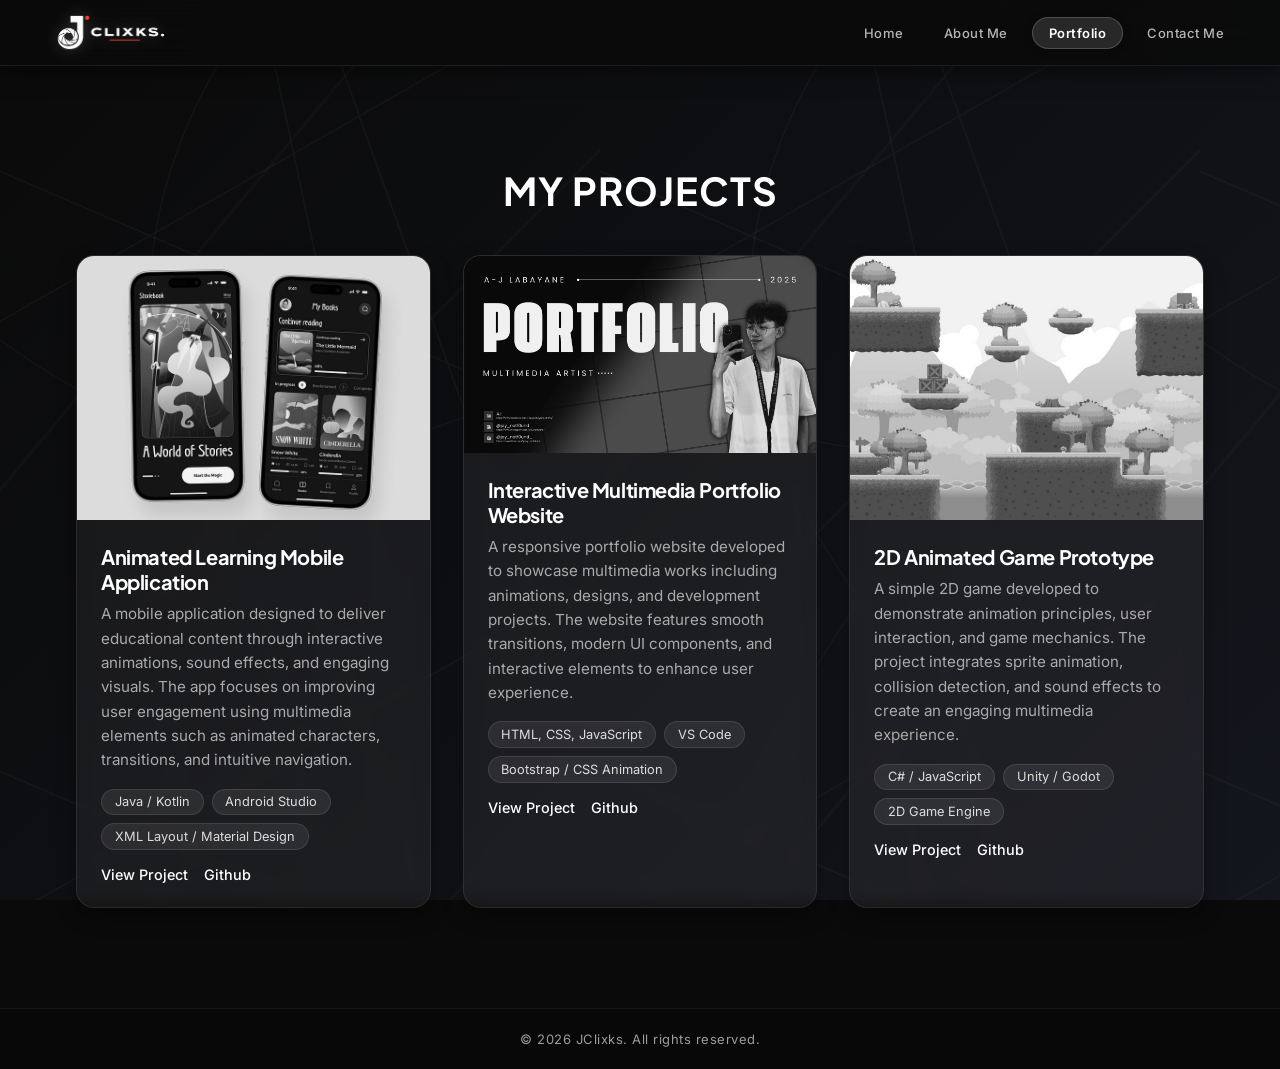
<file: projects.html>
<!DOCTYPE html>
<html lang="en">

<head>
  <meta charset="UTF-8" />
  <link rel="preconnect" href="https://fonts.googleapis.com">
  <link rel="preconnect" href="https://fonts.gstatic.com" crossorigin>
  <link
    href="https://fonts.googleapis.com/css2?family=Inter:ital,opsz,wght@0,14..32,100..900;1,14..32,100..900&family=Plus+Jakarta+Sans:wght@600;700;800&family=Outfit:wght@600;700;800&display=swap"
    rel="stylesheet">
  <meta name="viewport" content="width=device-width, initial-scale=1.0" />
  <title>My Projects - JAY</title>
  <link rel="stylesheet" href="index.css">
</head>

<body>

  <!-- Navbar -->
  <nav class="navbar" id="mainNav">
    <div class="logo">
      <a href="home.html" class="logo-link">
        <img src="oLogo.png" alt="JClixks Logo" class="nav-logo-img" />
      </a>
    </div>

    <ul class="nav-links" id="nav-links">
      <li><a href="home.html">Home</a></li>
      <li><a href="about.html">About Me</a></li>
      <li><a href="portfolio.html" class="active">Portfolio</a></li>
      <li><a href="contact.html">Contact Me</a></li>
    </ul>

    <div class="hamburger" id="hamburger" aria-label="Toggle navigation">
      <span></span>
      <span></span>
      <span></span>
    </div>
  </nav>

  <!-- Project Section -->
  <section id="projects" class="projects" style="min-height: calc(100vh - 160px);">
    <h2>MY PROJECTS</h2>

    <div class="projects-container">

      <!-- Project Card 1 -->
      <div class="project-card">
        <div class="project-image">
          <img src="project1.png" alt="Animated Learning Mobile Application" />
        </div>

        <div class="project-content">
          <h3>Animated Learning Mobile Application</h3>
          <p>A mobile application designed to deliver educational content through interactive animations, sound effects,
            and engaging visuals. The app focuses on improving user engagement using multimedia elements such as
            animated characters, transitions, and intuitive navigation.</p>

          <div class="project-tags">
            <span>Java / Kotlin</span>
            <span>Android Studio</span>
            <span>XML Layout / Material Design</span>
          </div>

          <div class="project-links">
            <a href="#" class="project-link">View Project</a>
            <a href="#" class="project-link">Github</a>
          </div>
        </div>
      </div>

      <!-- Project Card 2 -->
      <div class="project-card">
        <div class="project-image">
          <img src="proj2.png" alt="Interactive Multimedia Portfolio Website" />
        </div>

        <div class="project-content">
          <h3>Interactive Multimedia Portfolio Website</h3>
          <p>A responsive portfolio website developed to showcase multimedia works including animations, designs, and
            development projects. The website features smooth transitions, modern UI components, and interactive
            elements to enhance user experience.</p>

          <div class="project-tags">
            <span>HTML, CSS, JavaScript</span>
            <span>VS Code</span>
            <span>Bootstrap / CSS Animation</span>
          </div>

          <div class="project-links">
            <a href="#" class="project-link">View Project</a>
            <a href="#" class="project-link">Github</a>
          </div>
        </div>
      </div>

      <!-- Project Card 3 -->
      <div class="project-card">
        <div class="project-image">
          <img src="proj3.jpg" alt="2D Animated Game Prototype" />
        </div>

        <div class="project-content">
          <h3>2D Animated Game Prototype</h3>
          <p>A simple 2D game developed to demonstrate animation principles, user interaction, and game mechanics. The
            project integrates sprite animation, collision detection, and sound effects to create an engaging multimedia
            experience.</p>

          <div class="project-tags">
            <span>C# / JavaScript</span>
            <span>Unity / Godot</span>
            <span>2D Game Engine</span>
          </div>

          <div class="project-links">
            <a href="#" class="project-link">View Project</a>
            <a href="#" class="project-link">Github</a>
          </div>
        </div>
      </div>

    </div>
  </section>

  <!-- Footer -->
  <footer class="footer">
    <div class="footer-container">
      <p class="footer-text">© 2026 JClixks. All rights reserved.</p>
    </div>
  </footer>

  <script>
    document.addEventListener("DOMContentLoaded", function () {
      const cards = document.querySelectorAll('.project-card, .projects h2');
      cards.forEach(card => card.classList.add('reveal'));

      const observer = new IntersectionObserver((entries) => {
        entries.forEach(entry => {
          if (entry.isIntersecting) {
            entry.target.classList.add('active');
          }
        });
      }, { threshold: 0.1 });

      cards.forEach(card => observer.observe(card));

      const hamburger = document.getElementById('hamburger');
      const navLinks = document.getElementById('nav-links');

      if (hamburger && navLinks) {
        hamburger.addEventListener('click', () => {
          navLinks.classList.toggle('active');
          hamburger.classList.toggle('active');
        });

        document.querySelectorAll('.nav-links a').forEach(link => {
          link.addEventListener('click', () => {
            navLinks.classList.remove('active');
            hamburger.classList.remove('active');
          });
        });
      }
    });
  </script>
</body>

</html>
</file>
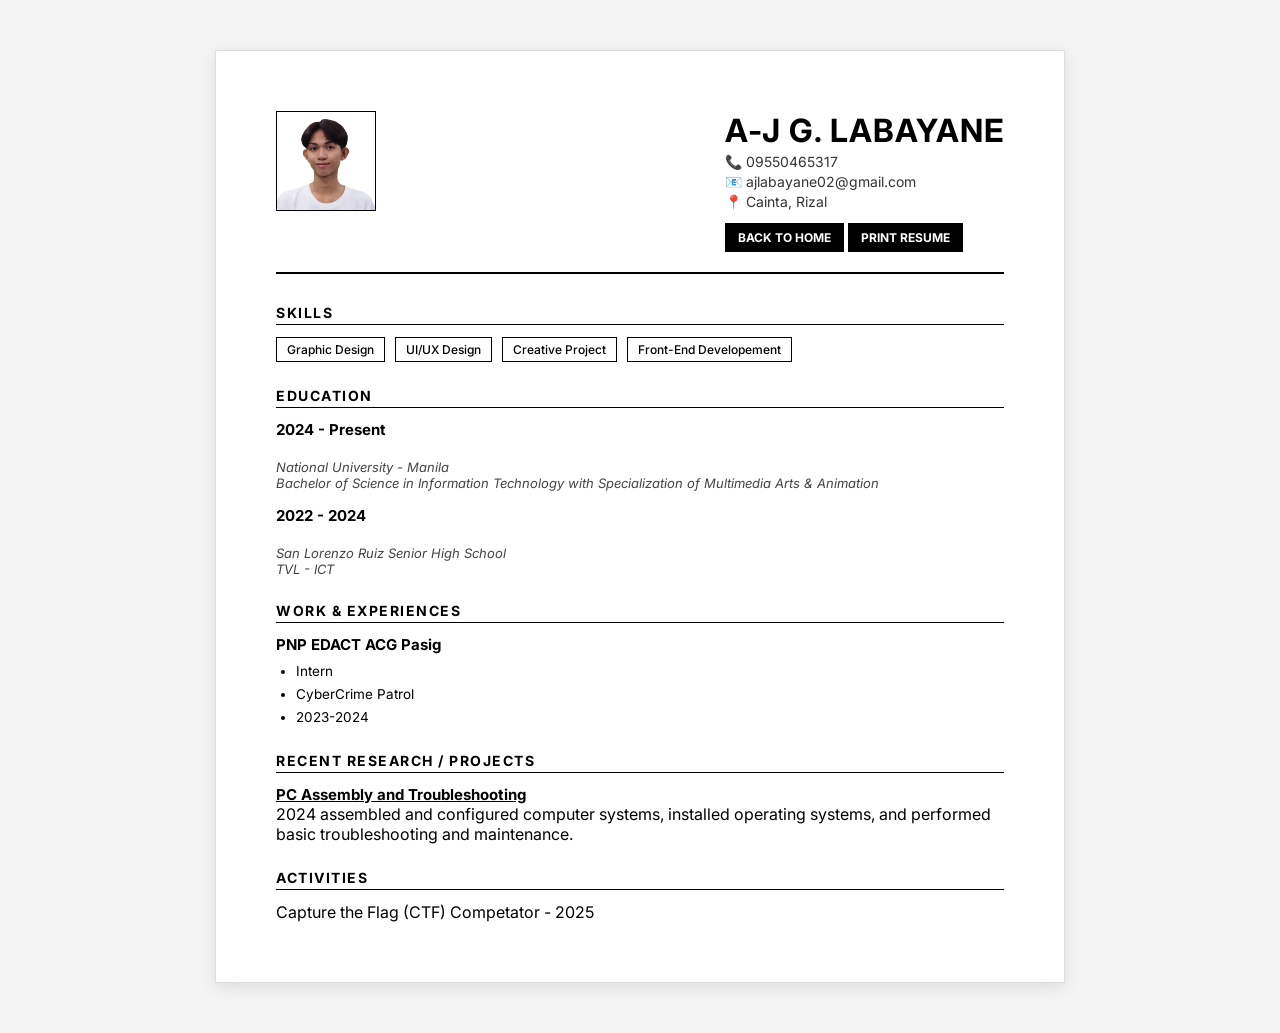
<file: resume.html>
<!DOCTYPE html>
<html lang="en">
<head>
    <meta charset="UTF-8" />
    <link rel="preconnect" href="https://fonts.googleapis.com">
    <link rel="preconnect" href="https://fonts.gstatic.com" crossorigin>
    <link href="https://fonts.googleapis.com/css2?family=Inter:ital,opsz,wght@0,14..32,100..900;1,14..32,100..900&display=swap" rel="stylesheet">
    
    <meta name="viewport" content="width=device-width, initial-scale=1.0" />
    <link rel="stylesheet" href="resume.css" media="screen" />
    <link rel="stylesheet" href="resume-print.css" media="print" />
    <title>Resume - {A-J}</title>
</head>
<body>
    <div class="card">
        <div class="header">
            <img src="ID Pic.png" alt="Profile Photo" />
            <div class="header-info">
                <h1>A-J G. LABAYANE</h1>
                <p>📞 09550465317</p>
                <p>📧 ajlabayane02@gmail.com</p>
                <p>📍 Cainta, Rizal</p>
                <a href="home.html" class="btn-back">Back to Home</a>
                <button class="btn-print" onclick="window.print()">Print Resume</button>
            </div>
        </div>

        <div class="section">
            <h2>Skills</h2>
            <div class="skills-grid">
                <div>Graphic Design</div>
                <div>UI/UX Design</div>
                <div>Creative Project</div>
                <div>Front-End Developement</div>
            </div>
        </div>

        <div class="section education">
            <h2>Education</h2>
            <div class="edu-entry">
                <strong>2024 - Present</strong><br />
                <span>National University - Manila</span>
                <span>Bachelor of Science in Information Technology with Specialization of Multimedia Arts & Animation</span>
            </div>
            <div class="edu-entry">
                <strong>2022 - 2024</strong><br />
                <span>San Lorenzo Ruiz Senior High School</span>
                <span>TVL - ICT</span>
            </div>
            </div>

        <div class="section experience">
            <h2>Work & Experiences</h2>
            <div class="exp-entry">
                <strong>PNP EDACT ACG Pasig</strong>
                <ul>
                    <li>Intern</li>
                    <li>CyberCrime Patrol</li>
                    <li>2023-2024</li>
                </ul>
            </div>
            </div>

        <div class="section research">
            <h2>Recent Research / Projects</h2>
            <div class="research-title">PC Assembly and Troubleshooting</div>
            <span>2024</span>
            <span>assembled and configured computer systems, installed operating systems, and performed basic troubleshooting and maintenance.</span>
        </div>

        <div class="section activities">
            <h2>Activities</h2>
            <div class="activity-entry">Capture the Flag (CTF) Competator - 2025</div>
            </div>
    </div>
</body>
</html>
</file>
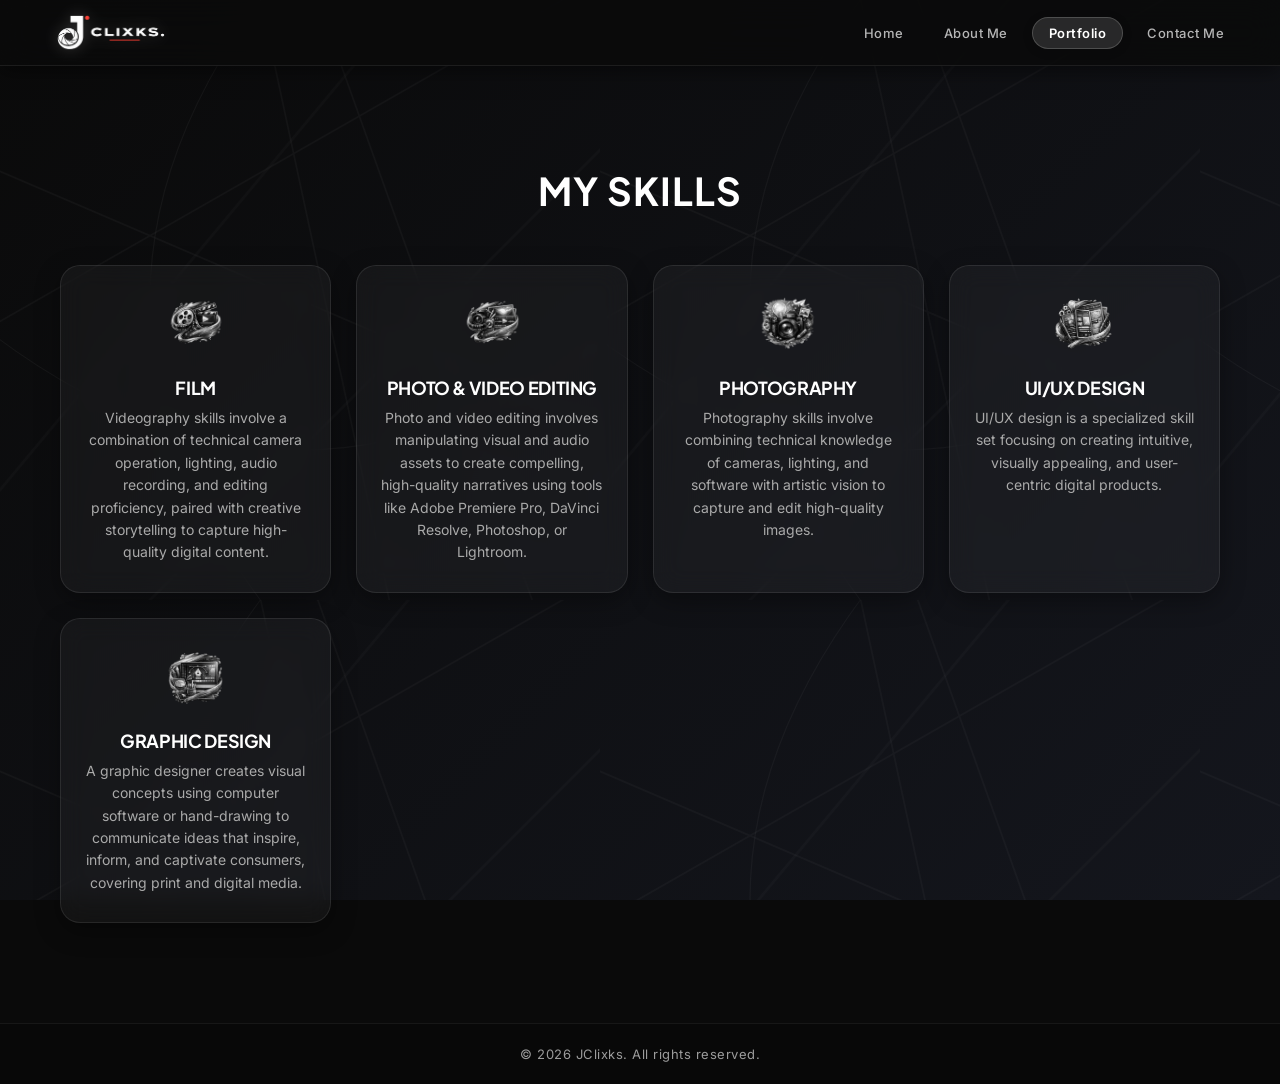
<file: skills.html>
<!DOCTYPE html>
<html lang="en">

<head>
  <meta charset="UTF-8" />
  <link rel="preconnect" href="https://fonts.googleapis.com">
  <link rel="preconnect" href="https://fonts.gstatic.com" crossorigin>
  <link
    href="https://fonts.googleapis.com/css2?family=Inter:ital,opsz,wght@0,14..32,100..900;1,14..32,100..900&family=Plus+Jakarta+Sans:wght@600;700;800&family=Outfit:wght@600;700;800&display=swap"
    rel="stylesheet">
  <meta name="viewport" content="width=device-width, initial-scale=1.0" />
  <title>Skills - JAY</title>
  <link rel="stylesheet" href="index.css">
</head>

<body>

  <!-- Navbar -->
  <nav class="navbar" id="mainNav">
    <div class="logo">
      <a href="home.html" class="logo-link">
        <img src="oLogo.png" alt="JClixks Logo" class="nav-logo-img" />
      </a>
    </div>

    <ul class="nav-links" id="nav-links">
      <li><a href="home.html">Home</a></li>
      <li><a href="about.html">About Me</a></li>
      <li><a href="portfolio.html" class="active">Portfolio</a></li>
      <li><a href="contact.html">Contact Me</a></li>
    </ul>

    <div class="hamburger" id="hamburger" aria-label="Toggle navigation">
      <span></span>
      <span></span>
      <span></span>
    </div>
  </nav>

  <!-- Skills Section -->
  <section id="skills" class="skills" style="min-height: calc(100vh - 160px);">
    <h2>MY SKILLS</h2>

    <div class="skills-container">

      <div class="skill-card">
        <img width="60" height="60" src="film.png" alt="Film">
        <br>
        <h3>FILM</h3>
        <p>Videography skills involve a combination of technical camera operation, lighting, audio recording, and
          editing proficiency, paired with creative storytelling to capture high-quality digital content.</p>
      </div>

      <div class="skill-card">
        <img width="60" height="60" src="photovid.png" alt="Photo & Video Editing">
        <br>
        <h3>PHOTO & VIDEO EDITING</h3>
        <p>Photo and video editing involves manipulating visual and audio assets to create compelling, high-quality
          narratives using tools like Adobe Premiere Pro, DaVinci Resolve, Photoshop, or Lightroom.</p>
      </div>

      <div class="skill-card">
        <img width="60" height="60" src="photo.png" alt="Photography">
        <br>
        <h3>PHOTOGRAPHY</h3>
        <p>Photography skills involve combining technical knowledge of cameras, lighting, and software with artistic
          vision to capture and edit high-quality images.</p>
      </div>

      <div class="skill-card">
        <img width="60" height="60" src="uiux.png" alt="UI/UX Design">
        <br>
        <h3>UI/UX DESIGN</h3>
        <p>UI/UX design is a specialized skill set focusing on creating intuitive, visually appealing, and user-centric
          digital products.</p>
      </div>

      <div class="skill-card">
        <img width="60" height="60" src="graphics.png" alt="Graphic Design">
        <br>
        <h3>GRAPHIC DESIGN</h3>
        <p>A graphic designer creates visual concepts using computer software or hand-drawing to communicate ideas that
          inspire, inform, and captivate consumers, covering print and digital media.</p>
      </div>

    </div>
  </section>

  <!-- Footer -->
  <footer class="footer">
    <div class="footer-container">
      <p class="footer-text">© 2026 JClixks. All rights reserved.</p>
    </div>
  </footer>

  <script>
    document.addEventListener("DOMContentLoaded", function () {
      const cards = document.querySelectorAll('.skill-card, .skills h2');
      cards.forEach(card => card.classList.add('reveal'));

      const observer = new IntersectionObserver((entries) => {
        entries.forEach(entry => {
          if (entry.isIntersecting) {
            entry.target.classList.add('active');
          }
        });
      }, { threshold: 0.1 });

      cards.forEach(card => observer.observe(card));

      const hamburger = document.getElementById('hamburger');
      const navLinks = document.getElementById('nav-links');

      if (hamburger && navLinks) {
        hamburger.addEventListener('click', () => {
          navLinks.classList.toggle('active');
          hamburger.classList.toggle('active');
        });

        document.querySelectorAll('.nav-links a').forEach(link => {
          link.addEventListener('click', () => {
            navLinks.classList.remove('active');
            hamburger.classList.remove('active');
          });
        });
      }
    });
  </script>
</body>

</html>
</file>
<file: index.css>
* {
  margin: 0;
  padding: 0;
  box-sizing: border-box;
}

/* GLOBAL TYPOGRAPHY */
body {
  font-family: 'Inter', -apple-system, BlinkMacSystemFont, 'Segoe UI', Roboto, Helvetica, Arial, sans-serif;
  color: #fff;
  min-height: 100vh;
  flex-direction: column;
  background-color: #0a0a0a;
  background-image:
    url("data:image/svg+xml,%3Csvg width='600' height='600' viewBox='0 0 600 600' xmlns='http://www.w3.org/2000/svg'%3E%3Cg stroke='%23ffffff' fill='none'%3E%3Cpath d='M-50,150 L650,450 M250,-50 L400,650 M-50,350 L650,-50 M550,650 L300,-50' stroke-width='1.5' stroke-opacity='0.03' /%3E%3Cpath d='M100,650 L650,100 M-50,550 L450,-50' stroke-width='2.5' stroke-opacity='0.02' /%3E%3Cpath d='M-50,300 Q300,600 650,300 M300,-50 Q0,300 300,650' stroke-width='1' stroke-opacity='0.04' /%3E%3C/g%3E%3C/svg%3E"),
    linear-gradient(135deg, #0a0a0a, #14161d);
  background-attachment: fixed;
  -webkit-font-smoothing: antialiased;
  -moz-osx-font-smoothing: grayscale;
}

h1, h2, h3, h4, h5, h6, .highlight-name {
  font-family: 'Plus Jakarta Sans', 'Outfit', sans-serif;
  letter-spacing: -0.02em;
}

/* NAVBAR */
.navbar {
  position: sticky;
  top: 0;
  z-index: 1000;
  backdrop-filter: blur(16px);
  -webkit-backdrop-filter: blur(16px);
  background: rgba(10, 10, 10, 0.82);
  display: flex;
  justify-content: space-between;
  align-items: center;
  padding: 0 40px;
  height: 66px;
  border-bottom: 1px solid rgba(255, 255, 255, 0.08);
  box-shadow: 0 4px 20px rgba(0, 0, 0, 0.5);
  transition: all 0.3s ease;
}

/* Logo Block */
.logo {
  display: flex;
  align-items: center;
}

.logo-link {
  display: flex;
  align-items: center;
  gap: 10px;
  text-decoration: none;
}

.nav-logo-img {
  height: 38px;
  width: auto;
  max-width: 170px;
  object-fit: contain;
  display: block;
  flex-shrink: 0;
  transition: transform 0.3s cubic-bezier(0.34, 1.56, 0.64, 1), filter 0.3s ease;
  filter: drop-shadow(0 0 8px rgba(255, 255, 255, 0.2));
}

.logo-link:hover .nav-logo-img {
  transform: scale(1.08) rotate(-3deg);
  filter: drop-shadow(0 0 12px rgba(255, 255, 255, 0.5));
}

.nav-logo-text {
  font-family: 'Plus Jakarta Sans', 'Outfit', sans-serif;
  font-size: 16px;
  font-weight: 800;
  color: #ffffff;
  letter-spacing: 0.5px;
  transition: text-shadow 0.3s ease, opacity 0.3s ease;
}

.logo-link:hover .nav-logo-text {
  text-shadow: 0 0 12px rgba(255, 255, 255, 0.6);
}

/* Nav links list */
.nav-links {
  list-style: none;
  display: flex;
  gap: 8px;
  align-items: center;
}

.navbar a {
  color: rgba(255, 255, 255, 0.7);
  text-decoration: none;
  font-size: 13px;
  font-weight: 500;
  letter-spacing: 0.5px;
  padding: 7px 16px;
  border-radius: 20px;
  position: relative;
  transition: all 0.25s ease;
  display: inline-block;
}

.navbar a:hover {
  color: #ffffff;
  background: rgba(255, 255, 255, 0.08);
}

.navbar a.active {
  color: #ffffff;
  background: rgba(255, 255, 255, 0.12);
  border: 1px solid rgba(255, 255, 255, 0.18);
  font-weight: 600;
  box-shadow: 0 2px 10px rgba(0, 0, 0, 0.2);
}

/* Skills Section */
.skills {
  padding: 100px 60px;
  text-align: center;
  background: transparent;
  color: #fff;
}

.skills h2 {
  font-size: 2.4em;
  margin-bottom: 50px;
  letter-spacing: 1px;
  color: #fff;
}

/* GRID LAYOUT */
.skills-container {
  display: grid;
  grid-template-columns: repeat(auto-fit, minmax(220px, 1fr));
  gap: 25px;
  max-width: 1200px;
  margin: 0 auto;
}

/* CARD STYLE */
.skill-card {
  background: rgba(255, 255, 255, 0.04);
  padding: 28px 24px;
  border-radius: 20px;
  transition: all 0.35s cubic-bezier(0.16, 1, 0.3, 1);
  border: 1px solid rgba(255, 255, 255, 0.09);
  backdrop-filter: blur(12px);
  -webkit-backdrop-filter: blur(12px);
  box-shadow: 0 8px 24px rgba(0, 0, 0, 0.35);
  position: relative;
  overflow: hidden;
}

.skill-card:hover {
  transform: translateY(-8px) scale(1.02);
  background: rgba(255, 255, 255, 0.08);
  border-color: rgba(255, 255, 255, 0.25);
  box-shadow: 0 16px 36px rgba(0, 0, 0, 0.6), 0 0 25px rgba(255, 255, 255, 0.08);
}

/* ICON */
.skill-card img {
  margin-bottom: 18px;
  width: 60px;
  height: 60px;
  object-fit: contain;
  filter: grayscale(100%);
  transition: transform 0.4s cubic-bezier(0.34, 1.56, 0.64, 1), filter 0.4s ease;
}

.skill-card:hover img {
  filter: grayscale(0%) drop-shadow(0 0 12px rgba(255, 255, 255, 0.4));
  transform: scale(1.12) rotate(-3deg);
}

/* TITLE */
.skill-card h3 {
  font-size: 18px;
  margin-bottom: 8px;
  color: #fff;
  transition: color 0.3s ease, text-shadow 0.3s ease;
}

.skill-card:hover h3 {
  color: #ffffff;
  text-shadow: 0 0 10px rgba(255, 255, 255, 0.5);
}

/* DESCRIPTION */
.skill-card p {
  font-size: 14px;
  color: #aaa;
  line-height: 1.6;
}

/* SVG ICON WRAPPER */
.skill-icon-wrap {
  display: flex;
  align-items: center;
  justify-content: center;
  width: 60px;
  height: 60px;
  border-radius: 16px;
  background: rgba(255, 255, 255, 0.07);
  border: 1px solid rgba(255, 255, 255, 0.1);
  margin-bottom: 18px;
  color: rgba(255, 255, 255, 0.75);
  transition: transform 0.4s cubic-bezier(0.34, 1.56, 0.64, 1),
              background 0.3s ease,
              color 0.3s ease,
              box-shadow 0.3s ease;
}

.skill-card:hover .skill-icon-wrap {
  transform: scale(1.12) rotate(-4deg);
  background: rgba(255, 255, 255, 0.14);
  color: #ffffff;
  box-shadow: 0 0 18px rgba(255, 255, 255, 0.18);
}



/* HERO SECTION */
.hero {
  flex: 1;
  display: flex;
  align-items: center;
  justify-content: center;
  padding: 30px 40px;
  gap: 50px;
  flex-wrap: wrap;
  min-height: calc(100vh - 120px);
  position: relative;
  overflow: hidden;
}

/* LANDING PAGE SPECIFIC FIX */
body.landing-page {
  height: 100vh;
  min-height: 100vh;
  overflow: hidden;
  display: flex;
  flex-direction: column;
}

body.landing-page .hero {
  flex: 1;
  min-height: 0;
  padding: 16px 40px;
}

body.landing-page .footer {
  flex-shrink: 0;
}

body.landing-page .hero-img-container {
  max-width: 400px;
}

body.landing-page .hero-img-card {
  max-width: 400px;
}

body.landing-page .hero-slideshow {
  height: 420px;
}

body.landing-page .hero-bio {
  font-size: 13.5px;
  line-height: 1.75;
  margin-bottom: 14px;
  color: rgba(255, 255, 255, 0.72);
}

body.landing-page .hero-bio:last-of-type {
  margin-bottom: 0;
}

body.landing-page .hero-bio-closing {
  font-style: italic;
  color: rgba(255, 255, 255, 0.5);
  margin-top: 4px;
}

body.landing-page h1 {
  font-size: 38px;
}

/* CONTACT PAGE SPECIFIC FIX - NO SCROLL & PINNED FOOTER */
body.contact-page {
  height: 100vh;
  min-height: 100vh;
  overflow: hidden;
  display: flex;
  flex-direction: column;
}

body.contact-page .contact {
  flex: 1;
  min-height: 0;
  padding: 20px 40px;
  display: flex;
  flex-direction: column;
  justify-content: center;
  align-items: center;
}

body.contact-page .contact h2 {
  font-size: 2rem;
  margin-bottom: 25px;
}

body.contact-page .contact-container {
  gap: 20px;
  max-width: 1100px;
}

body.contact-page .contact-item {
  padding: 24px 20px;
  min-width: 200px;
}

body.contact-page .contact-item > svg {
  margin-bottom: 12px;
  width: 34px;
  height: 34px;
}

body.contact-page .contact-item h3 {
  font-size: 1.08rem;
  margin-bottom: 6px;
}

body.contact-page .contact-item p {
  font-size: 0.9rem;
}

body.contact-page .footer {
  flex-shrink: 0;
}

@media (max-width: 850px) {
  body.landing-page,
  body.contact-page {
    height: auto;
    min-height: 100vh;
    overflow-y: auto;
  }

  body.landing-page .hero {
    min-height: auto;
    padding: 30px 20px;
  }

  body.contact-page .contact {
    padding: 30px 20px;
  }
}

/* HERO IMAGE CONTAINER & CARD */
.hero-img-container {
  position: relative;
  display: flex;
  justify-content: center;
  align-items: center;
  perspective: 1000px;
  flex: 0 0 auto;
  width: 100%;
  max-width: 480px;
}

.hero-img-aura {
  position: absolute;
  width: 110%;
  height: 110%;
  background: radial-gradient(circle, rgba(255, 255, 255, 0.15) 0%, rgba(255, 255, 255, 0) 70%);
  filter: blur(40px);
  z-index: 0;
  pointer-events: none;
  animation: pulseGlow 6s ease-in-out infinite alternate;
}

@keyframes pulseGlow {
  0% {
    transform: scale(0.95);
    opacity: 0.5;
  }

  100% {
    transform: scale(1.1);
    opacity: 0.8;
  }
}

.hero-img-card {
  position: relative;
  z-index: 1;
  width: 100%;
  max-width: 480px;
  background: rgba(255, 255, 255, 0.04);
  border: 1px solid rgba(255, 255, 255, 0.12);
  border-radius: 28px;
  padding: 14px;
  backdrop-filter: blur(16px);
  box-shadow: 0 20px 50px rgba(0, 0, 0, 0.6), 0 0 20px rgba(255, 255, 255, 0.05);
  transition: transform 0.2s cubic-bezier(0.2, 0, 0.2, 1), box-shadow 0.3s ease;
  transform-style: preserve-3d;
}

.hero-img-card:hover {
  box-shadow: 0 25px 60px rgba(0, 0, 0, 0.7), 0 0 30px rgba(255, 255, 255, 0.1);
}

/* Slideshow */
.hero-slideshow {
  width: 100%;
  height: 520px;
  border-radius: 20px;
  overflow: hidden;
  position: relative;
}

.hero-slide {
  position: absolute;
  inset: 0;
  opacity: 0;
  transition: opacity 0.8s ease;
  pointer-events: none;
}

.hero-slide.active {
  opacity: 1;
  pointer-events: auto;
}

.hero-slide img {
  width: 100%;
  height: 100%;
  object-fit: cover;
  object-position: center top;
  display: block;
  filter: grayscale(100%);
  transition: filter 0.5s ease, transform 0.5s ease;
}

.hero-img-card:hover .hero-slide img {
  filter: grayscale(0%);
  transform: scale(1.03);
}

/* Dot Indicators */
.slideshow-dots {
  position: absolute;
  bottom: 22px;
  left: 50%;
  transform: translateX(-50%);
  display: flex;
  gap: 7px;
  z-index: 10;
}

.slide-dot {
  width: 7px;
  height: 7px;
  border-radius: 50%;
  background: rgba(255, 255, 255, 0.3);
  cursor: pointer;
  transition: background 0.3s ease, transform 0.3s ease;
}

.slide-dot.active {
  background: #ffffff;
  transform: scale(1.25);
}

/* Floating Glass Badges */
.floating-badge {
  position: absolute;
  z-index: 5;
  background: rgba(15, 15, 15, 0.75);
  border: 1px solid rgba(255, 255, 255, 0.15);
  backdrop-filter: blur(12px);
  padding: 8px 16px;
  border-radius: 20px;
  display: flex;
  align-items: center;
  gap: 8px;
  font-size: 13px;
  font-weight: 600;
  box-shadow: 0 10px 25px rgba(0, 0, 0, 0.4);
  transition: transform 0.3s ease;
}

.badge-top-left {
  top: 24px;
  left: 24px;
  color: #efefef;
}

.status-dot {
  width: 8px;
  height: 8px;
  background-color: #10b981;
  border-radius: 50%;
  box-shadow: 0 0 10px #10b981;
  animation: blinkDot 2s infinite;
}

@keyframes blinkDot {

  0%,
  100% {
    opacity: 1;
    transform: scale(1);
  }

  50% {
    opacity: 0.4;
    transform: scale(0.85);
  }
}

.badge-bottom-right {
  bottom: 24px;
  right: 24px;
  flex-direction: column;
  align-items: flex-start;
  gap: 2px;
  padding: 10px 18px;
  background: rgba(15, 15, 15, 0.85);
}

.badge-bottom-right .stat-number {
  font-size: 18px;
  font-weight: 800;
  color: #fff;
  line-height: 1.1;
}

.badge-bottom-right .stat-label {
  font-size: 11px;
  color: #aaa;
  font-weight: 500;
}

.hero-img-card:hover .floating-badge {
  transform: translateY(-4px);
}

/* HERO TEXT */
.hero-text {
  max-width: 580px;
  animation: fadeUp 1s ease;
}

.badge {
  display: inline-flex;
  align-items: center;
  gap: 8px;
  background: rgba(255, 255, 255, 0.08);
  color: #ddd;
  padding: 6px 14px;
  border-radius: 20px;
  font-size: 13px;
  margin-bottom: 15px;
  border: 1px solid rgba(255, 255, 255, 0.1);
  transition: 0.3s;
}

.badge:hover {
  background: rgba(255, 255, 255, 0.15);
}

.badge-icon {
  margin-right: 4px;
}

.hero-text h1 {
  font-size: 48px;
  font-weight: 800;
  letter-spacing: -0.5px;
  margin-bottom: 8px;
  color: #fff;
  font-family: 'Plus Jakarta Sans', sans-serif;
}

.highlight-name {
  background: linear-gradient(135deg, #ffffff 0%, #a1a1a1 100%);
  -webkit-background-clip: text;
  -webkit-text-fill-color: transparent;
}

.hero-role-line {
  display: flex;
  align-items: center;
  gap: 10px;
  margin-bottom: 22px;
}

.role-prefix {
  color: rgba(255, 255, 255, 0.2);
  font-family: 'Courier New', monospace;
  font-size: 15px;
  user-select: none;
}

.typed-text {
  color: #9ca3af;
  font-size: 15px;
  font-weight: 400;
  font-family: 'Inter', 'Segoe UI', sans-serif;
  letter-spacing: 0.5px;
}

.typing-cursor {
  display: inline-block;
  width: 1.5px;
  height: 14px;
  background-color: rgba(255, 255, 255, 0.35);
  margin-left: 2px;
  vertical-align: middle;
  animation: blink 0.9s infinite;
}

@keyframes blink {

  0%,
  100% {
    opacity: 1;
  }

  50% {
    opacity: 0;
  }
}

.hero-bio {
  color: #9ca3af;
  font-size: 16px;
  line-height: 1.7;
  margin-bottom: 24px;
}

/* INTERACTIVE SKILL PILLS */
.hero-pills {
  display: flex;
  flex-wrap: wrap;
  align-items: center;
  gap: 8px;
  margin-bottom: 30px;
}

.pill-label {
  font-size: 13px;
  color: #6b7280;
  font-weight: 600;
  margin-right: 4px;
}

.hero-pill {
  background: rgba(255, 255, 255, 0.06);
  border: 1px solid rgba(255, 255, 255, 0.12);
  color: #d1d5db;
  padding: 6px 14px;
  border-radius: 20px;
  font-size: 13px;
  font-weight: 500;
  cursor: pointer;
  transition: all 0.25s ease;
}

.hero-pill:hover,
.hero-pill.active {
  background: #ffffff;
  color: #000000;
  border-color: #ffffff;
  transform: translateY(-2px);
  box-shadow: 0 4px 12px rgba(255, 255, 255, 0.2);
}

/* BUTTONS GROUP */
.hero-cta {
  display: flex;
  flex-wrap: wrap;
  gap: 14px;
  margin-top: 28px;
  margin-bottom: 35px;
}

.btn {
  display: inline-flex;
  align-items: center;
  justify-content: center;
  gap: 8px;
  padding: 13px 26px;
  border-radius: 30px;
  font-size: 15px;
  font-weight: 700;
  text-decoration: none;
  transition: all 0.3s cubic-bezier(0.16, 1, 0.3, 1);
  cursor: pointer;
  border: 1px solid transparent;
}

.btn-primary {
  background: #ffffff;
  color: #000000;
  box-shadow: 0 6px 20px rgba(255, 255, 255, 0.15);
}

.btn-primary:hover {
  background: #e5e5e5;
  transform: translateY(-3px) scale(1.02);
  box-shadow: 0 10px 25px rgba(255, 255, 255, 0.3);
}

.btn-secondary {
  background: rgba(255, 255, 255, 0.08);
  color: #ffffff;
  border: 1px solid rgba(255, 255, 255, 0.18);
  backdrop-filter: blur(10px);
}

.btn-secondary:hover {
  background: rgba(255, 255, 255, 0.16);
  border-color: rgba(255, 255, 255, 0.35);
  transform: translateY(-3px);
  box-shadow: 0 8px 20px rgba(0, 0, 0, 0.4);
}

.btn-outline {
  background: transparent;
  color: #d1d5db;
  border: 1px solid rgba(255, 255, 255, 0.15);
}

.btn-outline:hover {
  color: #ffffff;
  background: rgba(255, 255, 255, 0.05);
  border-color: rgba(255, 255, 255, 0.3);
  transform: translateY(-3px);
}

/* HERO STATS BAR */
.hero-stats {
  display: flex;
  align-items: center;
  gap: 20px;
  padding-top: 20px;
  border-top: 1px solid rgba(255, 255, 255, 0.1);
}

.stat-item {
  display: flex;
  flex-direction: column;
}

.stat-value {
  font-size: 22px;
  font-weight: 800;
  color: #ffffff;
  font-family: 'Plus Jakarta Sans', sans-serif;
}

.stat-title {
  font-size: 12px;
  color: #9ca3af;
  font-weight: 500;
}

.stat-divider {
  width: 1px;
  height: 32px;
  background: rgba(255, 255, 255, 0.12);
}

/* ANIMATION */
@keyframes fadeUp {
  from {
    opacity: 0;
    transform: translateY(30px);
  }

  to {
    opacity: 1;
    transform: translateY(0);
  }
}

/* RESPONSIVE MEDIA QUERIES */
@media (max-width: 992px) {
  .hero {
    padding: 60px 30px;
    gap: 40px;
  }

  .hero-img-card {
    max-width: 360px;
  }

  .hero-slideshow {
    height: 504px;
  }

  .hero-text h1 {
    font-size: 38px;
  }

  .hero-subtitle {
    font-size: 20px;
  }
}

@media (max-width: 768px) {
  body.landing-page .hero {
    padding: 20px 18px 40px 18px;
    gap: 24px;
    min-height: auto;
  }

  .hero {
    padding: 24px 18px 40px 18px;
    text-align: center;
    gap: 24px;
    min-height: auto;
  }

  .hero-img-container {
    width: 100%;
    max-width: 290px;
    margin: 0 auto;
  }

  .hero-img-card {
    max-width: 290px;
    border-radius: 20px;
    margin: 0 auto;
  }

  .hero-slideshow,
  body.landing-page .hero-slideshow {
    height: 310px;
    border-radius: 20px;
  }

  .hero-slideshow img {
    border-radius: 20px;
  }

  .hero-text {
    max-width: 100%;
    padding: 0 4px;
  }

  body.landing-page h1,
  .hero-text h1 {
    font-size: 27px;
    line-height: 1.22;
    margin-bottom: 8px;
  }

  .hero-role-line {
    justify-content: center;
    font-size: 14.5px;
    margin-bottom: 12px;
  }

  body.landing-page .hero-bio {
    font-size: 13.5px;
    line-height: 1.6;
    text-align: center;
    margin-bottom: 12px;
    color: rgba(255, 255, 255, 0.78);
  }

  .hero-stats {
    justify-content: center;
    gap: 14px;
    padding-top: 16px;
    margin-top: 6px;
  }

  .stat-item {
    align-items: center;
    text-align: center;
  }

  .stat-value {
    font-size: 19px;
  }

  .stat-title {
    font-size: 11px;
    letter-spacing: 0.2px;
  }

  .stat-divider {
    height: 24px;
  }

  .hero-cta {
    justify-content: center;
    flex-direction: column;
    width: 100%;
    max-width: 320px;
    margin: 16px auto 0 auto;
    gap: 10px;
  }

  .hero-cta .btn {
    width: 100%;
    justify-content: center;
    padding: 12px 18px;
    font-size: 14px;
  }

  .floating-badge {
    padding: 5px 10px;
    font-size: 11px;
  }

  .badge-top-left {
    top: 10px;
    left: 10px;
  }
}

html {
  scroll-behavior: smooth;
}

/* Project Section */
.projects {
  padding: 100px 60px;
  background: transparent;
  color: #fff;
}

.projects h2 {
  font-size: 2.4em;
  margin-bottom: 40px;
  text-align: center;
  color: #fff;
  letter-spacing: 1px;
}

.projects-container {
  max-width: 1200px;
  margin: 0 auto;
  display: grid;
  grid-template-columns: repeat(auto-fit, minmax(300px, 1fr));
  gap: 2rem;
  padding: 0 1rem;
}

.project-card {
  background: rgba(255, 255, 255, 0.05);
  border: 1px solid rgba(255, 255, 255, 0.08);
  border-radius: 18px;
  overflow: hidden;
  box-shadow: 0 8px 20px rgba(0, 0, 0, 0.35);
  backdrop-filter: blur(8px);
  transition: transform 0.3s ease, box-shadow 0.3s ease, background 0.3s ease;
}

.project-card:hover {
  transform: translateY(-6px);
  background: rgba(255, 255, 255, 0.08);
  box-shadow: 0 12px 28px rgba(0, 0, 0, 0.45);
}

.video-container {
  position: relative;
  width: 100%;
  padding-bottom: 56.25%;
  height: 0;
  overflow: hidden;
  background: #111;
}

.video-container iframe {
  position: absolute;
  top: 0;
  left: 0;
  width: 100%;
  height: 100%;
  border: none;
}

.project-image {
  width: 100%;
  overflow: hidden;
  background: #111;
}

.project-image img {
  width: 100%;
  height: auto;
  display: block;
  transition: transform 0.4s ease, filter 0.4s ease;
  filter: grayscale(100%);
}

.project-card:hover .project-image img {
  transform: scale(1.05);
  filter: grayscale(0%);
}

.project-content {
  padding: 1.5rem;
}

.project-content h3 {
  color: #fff;
  margin-bottom: 0.5rem;
  font-size: 1.25rem;
}

.project-content p {
  color: #aaa;
  font-size: 0.95rem;
  margin-bottom: 1rem;
  line-height: 1.6;
}

.project-tags {
  display: flex;
  flex-wrap: wrap;
  gap: 0.5rem;
  margin-bottom: 1rem;
}

.project-tags span {
  background: rgba(255, 255, 255, 0.08);
  color: #ddd;
  padding: 0.3rem 0.8rem;
  border-radius: 20px;
  font-size: 0.8rem;
  border: 1px solid rgba(255, 255, 255, 0.1);
}

.project-links {
  display: flex;
  gap: 1rem;
  flex-wrap: wrap;
}

.project-link {
  text-decoration: none;
  color: #fff;
  font-weight: 500;
  font-size: 0.9rem;
  transition: color 0.3s ease, transform 0.3s ease;
}

.project-link:hover {
  color: #bbb;
  transform: translateX(3px);
}

/* Mobile */
@media (max-width: 768px) {
  .projects {
    padding: 40px 18px;
  }

  .projects h2 {
    font-size: 1.8em;
    margin-bottom: 24px;
  }

  .projects-container {
    grid-template-columns: 1fr;
    gap: 1.25rem;
    padding: 0;
  }

  .skills {
    padding: 40px 18px;
  }

  .skills h2 {
    font-size: 1.8em;
    margin-bottom: 24px;
  }

  .skills-container {
    grid-template-columns: 1fr;
    gap: 1.25rem;
    padding: 0;
  }

  .contact {
    padding: 40px 18px;
  }

  .contact h2 {
    font-size: 1.8em;
    margin-bottom: 24px;
  }

  .contact-row {
    flex-direction: column;
    gap: 14px;
  }

  .contact-item {
    width: 100%;
    min-width: unset;
    padding: 20px 16px;
  }
}

.footer {
  background-color: #080808;
  color: #888;
  padding: 22px 20px;
  text-align: center;
  border-top: 1px solid rgba(255, 255, 255, 0.06);
}

.footer-container {
  display: flex;
  flex-direction: column;
  align-items: center;
  justify-content: center;
}

.footer-text {
  margin: 0;
  font-size: 13px;
  letter-spacing: 0.5px;
  color: rgba(255, 255, 255, 0.6);
}

/* Contact Section */
.contact {
  padding: 100px 60px;
  background: transparent;
  color: #fff;
  text-align: center;
}

.contact h2 {
  font-size: 2.4em;
  margin-bottom: 50px;
  color: #fff;
  letter-spacing: 1px;
}

.contact-container {
  display: flex;
  flex-direction: column;
  align-items: center;
  gap: 20px;
  max-width: 1100px;
  margin: 0 auto;
  width: 100%;
}

.contact-row {
  display: flex;
  justify-content: center;
  gap: 20px;
  width: 100%;
  flex-wrap: wrap;
}

.contact-row-bottom {
  margin-top: 5px;
}

.contact-item {
  background: rgba(255, 255, 255, 0.04);
  padding: 30px 22px;
  border-radius: 20px;
  flex: 1;
  min-width: 200px;
  border: 1px solid rgba(255, 255, 255, 0.09);
  backdrop-filter: blur(12px);
  -webkit-backdrop-filter: blur(12px);
  transition: all 0.35s cubic-bezier(0.16, 1, 0.3, 1);
  display: flex;
  flex-direction: column;
  align-items: center;
  box-shadow: 0 8px 24px rgba(0, 0, 0, 0.35);
}

.contact-item:hover {
  transform: translateY(-8px) scale(1.02);
  box-shadow: 0 16px 36px rgba(0, 0, 0, 0.6), 0 0 25px rgba(255, 255, 255, 0.08);
  background: rgba(255, 255, 255, 0.09);
  border-color: rgba(255, 255, 255, 0.25);
}

.contact-item > svg {
  margin-bottom: 14px;
  color: rgba(255, 255, 255, 0.85);
  transition: transform 0.4s cubic-bezier(0.34, 1.56, 0.64, 1), color 0.3s ease, filter 0.3s ease;
}

.contact-item:hover > svg {
  transform: scale(1.18) rotate(4deg);
  color: #ffffff;
  filter: drop-shadow(0 0 10px rgba(255, 255, 255, 0.6));
}

.contact-item h3 {
  font-size: 1.12rem;
  margin-bottom: 8px;
  transition: text-shadow 0.3s ease;
}

.contact-item:hover h3 {
  text-shadow: 0 0 10px rgba(255, 255, 255, 0.5);
}

.contact-item p {
  color: #aaa;
  font-size: 0.95rem;
}

/* Contact Social Links Card */
.contact-social-links {
  display: flex;
  justify-content: center;
  align-items: center;
  gap: 10px;
  margin-top: 8px;
  flex-wrap: wrap;
}

.contact-social-btn {
  display: inline-flex;
  align-items: center;
  gap: 8px;
  background: rgba(255, 255, 255, 0.08);
  border: 1px solid rgba(255, 255, 255, 0.15);
  color: #fff;
  padding: 8px 14px;
  border-radius: 20px;
  text-decoration: none;
  font-size: 12.5px;
  font-weight: 600;
  transition: all 0.3s ease;
}

.contact-social-btn img,
.contact-social-btn svg {
  width: 18px;
  height: 18px;
  object-fit: contain;
  margin: 0;
  display: block;
}

.contact-social-btn:hover {
  background: rgba(255, 255, 255, 0.2);
  border-color: rgba(255, 255, 255, 0.4);
  transform: translateY(-2px);
  box-shadow: 0 4px 12px rgba(0, 0, 0, 0.3);
}

/* Scroll Animations */
.reveal {
  opacity: 0;
  transform: translateY(40px);
  transition: all 0.6s ease-out;
}

.reveal.active {
  opacity: 1;
  transform: translateY(0);
}

/* Hamburger Menu styles */
.hamburger {
  display: none;
  flex-direction: column;
  cursor: pointer;
  gap: 5px;
  z-index: 1001;
  padding: 4px;
}

.hamburger span {
  width: 22px;
  height: 2px;
  background-color: #fff;
  border-radius: 2px;
  transition: all 0.3s ease;
}

@media (max-width: 768px) {
  .navbar {
    padding: 0 18px;
    height: 60px;
  }

  .hamburger {
    display: flex;
  }

  .nav-links {
    display: none;
    position: absolute;
    top: 60px;
    left: 0;
    right: 0;
    background: rgba(10, 10, 14, 0.97);
    backdrop-filter: blur(24px);
    -webkit-backdrop-filter: blur(24px);
    flex-direction: column;
    align-items: center;
    gap: 8px;
    padding: 20px 16px calc(24px + env(safe-area-inset-bottom, 0px)) 16px;
    border-bottom: 1px solid rgba(255, 255, 255, 0.1);
    box-shadow: 0 16px 36px rgba(0, 0, 0, 0.8);
    z-index: 999;
    animation: slideDownNav 0.25s cubic-bezier(0.16, 1, 0.3, 1) forwards;
  }

  .nav-links li {
    width: 100%;
    list-style: none;
  }

  .nav-links a {
    display: block;
    width: 100%;
    text-align: center;
    padding: 12px 20px;
    font-size: 15px;
    font-weight: 600;
    border-radius: 12px;
  }

  .nav-links.active,
  .nav-links.mobile-open {
    display: flex;
  }

  .hamburger.active span:nth-child(1) {
    transform: translateY(7px) rotate(45deg);
  }

  .hamburger.active span:nth-child(2) {
    opacity: 0;
  }

  .hamburger.active span:nth-child(3) {
    transform: translateY(-7px) rotate(-45deg);
  }
}

@keyframes slideDownNav {
  from {
    opacity: 0;
    transform: translateY(-8px);
  }
  to {
    opacity: 1;
    transform: translateY(0);
  }
}

/* ABOUT PAGE STYLES */
.about-section {
  padding: 60px 40px;
  max-width: 1100px;
  margin: 0 auto;
  min-height: calc(100vh - 140px);
}

.about-header {
  display: flex;
  align-items: center;
  gap: 35px;
  background: rgba(255, 255, 255, 0.04);
  border: 1px solid rgba(255, 255, 255, 0.08);
  border-radius: 24px;
  padding: 35px;
  backdrop-filter: blur(12px);
  margin-bottom: 35px;
  box-shadow: 0 10px 30px rgba(0, 0, 0, 0.4);
}

.about-avatar-wrapper {
  position: relative;
  flex-shrink: 0;
}

.about-avatar {
  width: 170px;
  height: 170px;
  border-radius: 24px;
  object-fit: cover;
  border: 2px solid rgba(255, 255, 255, 0.18);
  box-shadow: 0 10px 25px rgba(0, 0, 0, 0.5);
  filter: grayscale(15%);
  transition: all 0.4s ease;
}

.about-avatar-wrapper:hover .about-avatar {
  filter: grayscale(0%);
  transform: scale(1.03);
}

.about-title-box h1 {
  font-size: 36px;
  font-weight: 800;
  margin-bottom: 6px;
  font-family: 'Plus Jakarta Sans', sans-serif;
  color: #ffffff;
}

.about-tag {
  display: inline-block;
  background: rgba(255, 255, 255, 0.08);
  border: 1px solid rgba(255, 255, 255, 0.15);
  color: #ddd;
  padding: 5px 14px;
  border-radius: 20px;
  font-size: 13px;
  font-weight: 600;
  margin-bottom: 15px;
}

.about-meta {
  display: flex;
  flex-wrap: wrap;
  gap: 20px;
  font-size: 14px;
  color: #aaa;
  margin-top: 10px;
}

.about-meta-item {
  display: flex;
  align-items: center;
  gap: 8px;
}

.about-grid {
  display: grid;
  grid-template-columns: 1.2fr 1fr;
  gap: 30px;
  margin-bottom: 35px;
}

.about-card {
  background: rgba(255, 255, 255, 0.04);
  border: 1px solid rgba(255, 255, 255, 0.08);
  border-radius: 20px;
  padding: 30px;
  backdrop-filter: blur(10px);
}

.about-card h2 {
  font-size: 20px;
  margin-bottom: 20px;
  color: #fff;
  display: flex;
  align-items: center;
  gap: 10px;
}

.about-bio-p {
  color: #9ca3af;
  line-height: 1.8;
  font-size: 15px;
  margin-bottom: 16px;
}

.timeline-item {
  position: relative;
  padding-left: 20px;
  border-left: 2px solid rgba(255, 255, 255, 0.15);
  margin-bottom: 22px;
}

.timeline-item:last-child {
  margin-bottom: 0;
}

.timeline-date {
  font-size: 12px;
  color: #888;
  font-weight: 600;
  text-transform: uppercase;
  letter-spacing: 0.5px;
}

.timeline-title {
  font-size: 16px;
  font-weight: 700;
  color: #fff;
  margin: 4px 0 2px 0;
}

.timeline-sub {
  font-size: 13px;
  color: #aaa;
}

.skills-tags-wrap {
  display: flex;
  flex-wrap: wrap;
  gap: 8px;
  margin-top: 15px;
}

.skill-tag-chip {
  background: rgba(255, 255, 255, 0.06);
  border: 1px solid rgba(255, 255, 255, 0.12);
  color: #ddd;
  padding: 6px 14px;
  border-radius: 20px;
  font-size: 13px;
}

@media (max-width: 868px) {
  .about-section {
    padding: 30px 18px;
  }

  .about-header {
    flex-direction: column;
    text-align: center;
    padding: 24px 18px;
    gap: 20px;
  }

  .about-avatar {
    width: 130px;
    height: 130px;
  }

  .about-meta {
    justify-content: center;
    gap: 12px;
  }

  .about-grid {
    grid-template-columns: 1fr;
    gap: 20px;
  }

  .about-card {
    padding: 22px 18px;
  }
}
</file>
<file: resume.css>
* {
    font-family: 'Inter', 'Segoe UI', Tahoma, Geneva, Verdana, sans-serif;
    margin: 0;
    padding: 0;
    box-sizing: border-box;
}

body {
    background: #f4f4f4; /* Subtle grey background to make the page pop */
    color: #000;
    min-height: 100vh;
    display: flex;
    justify-content: center;
    align-items: flex-start;
    padding: 50px 20px;
}

.card {
    background: #fff;
    width: 100%;
    max-width: 850px; /* Standard resume width */
    padding: 60px;    /* Generous professional margins */
    border-radius: 0; /* Sharp corners for formal look */
    box-shadow: 0 4px 15px rgba(0, 0, 0, 0.1);
    border: 1px solid #ddd;
}

/* Header Section */
.header {
    display: flex;
    justify-content: space-between; /* Name on left, buttons on right */
    align-items: flex-start;
    border-bottom: 2px solid #000;
    padding-bottom: 20px;
    margin-bottom: 30px;
}

.header img {
    width: 100px;
    height: 100px;
    border-radius: 0; /* Square or slightly rounded for formal use */
    object-fit: cover;
    border: 1px solid #000;
}

.header-info h1 {
    font-size: 32px;
    text-transform: uppercase;
    letter-spacing: 1px;
    color: #000;
}

.header-info p {
    margin: 3px 0;
    font-size: 14px;
    color: #333;
}

/* Buttons (Hidden when printing) */
.btn-back,
.btn-print {
    display: inline-block;
    margin-top: 10px;
    padding: 6px 12px;
    background: #000;
    color: #fff;
    text-decoration: none;
    font-size: 12px;
    text-transform: uppercase;
    font-weight: bold;
    border: 1px solid #000;
    cursor: pointer;
    transition: 0.3s;
}

.btn-back:hover,
.btn-print:hover {
    background: #fff;
    color: #000;
}

/* Section Styling */
.section {
    margin-top: 25px;
}

.section h2 {
    font-size: 14px;
    font-weight: bold;
    margin-bottom: 12px;
    border-bottom: 1px solid #000;
    padding-bottom: 3px;
    text-transform: uppercase;
    letter-spacing: 1.5px;
    color: #000;
}

/* Skills Grid - More subtle */
.skills-grid {
    display: flex;
    flex-wrap: wrap;
    gap: 10px;
    margin-top: 10px;
}

.skills-grid div {
    border: 1px solid #000;
    padding: 4px 10px;
    font-size: 12px;
    font-weight: 500;
}

/* Entries */
.edu-entry,
.exp-entry {
    margin-bottom: 15px;
}

.edu-entry strong,
.exp-entry strong {
    font-size: 15px;
    display: block;
}

.edu-entry span,
.exp-entry span {
    display: block;
    font-size: 13px;
    font-style: italic;
    color: #444;
}

.exp-entry ul {
    margin-top: 8px;
    padding-left: 20px;
}

.exp-entry ul li {
    font-size: 13.5px;
    margin-bottom: 4px;
    line-height: 1.4;
}

.research-title {
    font-weight: bold;
    font-size: 15px;
    text-decoration: underline;
}

/* Responsive */
@media (max-width: 600px) {
    .header {
        flex-direction: column;
        align-items: center;
        text-align: center;
    }
    .card {
        padding: 20px;
    }
}

/* Auto-hide buttons when printing */
@media print {
    body { background: #fff; padding: 0; }
    .card { box-shadow: none; border: none; width: 100%; max-width: 100%; }
    .btn-back, .btn-print { display: none; }
}
</file>
<file: resume-print.css>
/* General reset for printing */
@media print {
    * {
        margin: 0;
        padding: 0;
        box-sizing: border-box;
    }

    body {
        font-family: 'Times New Roman', serif;
        font-size: 12px;
        line-height: 1.5;
        color: #000;
        margin: 0;
        padding: 0;
    }

    /* Ensure the content fits within one page */
    .header,
    .content {
        width: 100%;
        max-width: 7.5in; /* Harvard-style narrower width */
        margin: 0 auto;
        padding: 20px;
    }

    .header {
        text-align: center;
        margin-bottom: 20px;
    }

    .header img {
        max-width: 80px;
        height: auto;
        margin-bottom: 10px;
    }

    .header h1 {
        font-size: 20px;
        font-weight: bold;
        margin-bottom: 5px;
    }

    .header p {
        font-size: 12px;
        margin: 2px 0;
    }

    .section {
        margin-bottom: 15px;
    }

    .section h2 {
        font-size: 14px;
        font-weight: bold;
        text-transform: uppercase;
        margin-bottom: 5px;
        border-bottom: 1px solid #000;
        padding-bottom: 2px;
    }

    .section p,
    .section ul {
        font-size: 12px;
        margin: 0;
        padding: 0;
    }

    .section ul {
        list-style: none;
        padding-left: 15px;
    }

    .section ul li {
        margin-bottom: 5px;
    }

    .edu-entry {
        margin-bottom: 10px;
    }

    .edu-entry strong {
        font-weight: bold;
    }

    .skills-grid {
        display: grid;
        grid-template-columns: repeat(3, 1fr); /* Harvard-style grid layout */
        gap: 10px;
    }

    /* Remove unnecessary elements for printing */
    .btn-back,
    .btn-print {
        display: none;
    }

    /* Prevent page breaks inside sections */
    .section {
        page-break-inside: avoid;
    }

    /* Ensure the entire content fits on one page */
    html,
    body {
        height: 100%;
    }

    @page {
        size: A4; /* Standard page size */
        margin: 20mm;
    }
}
</file>
